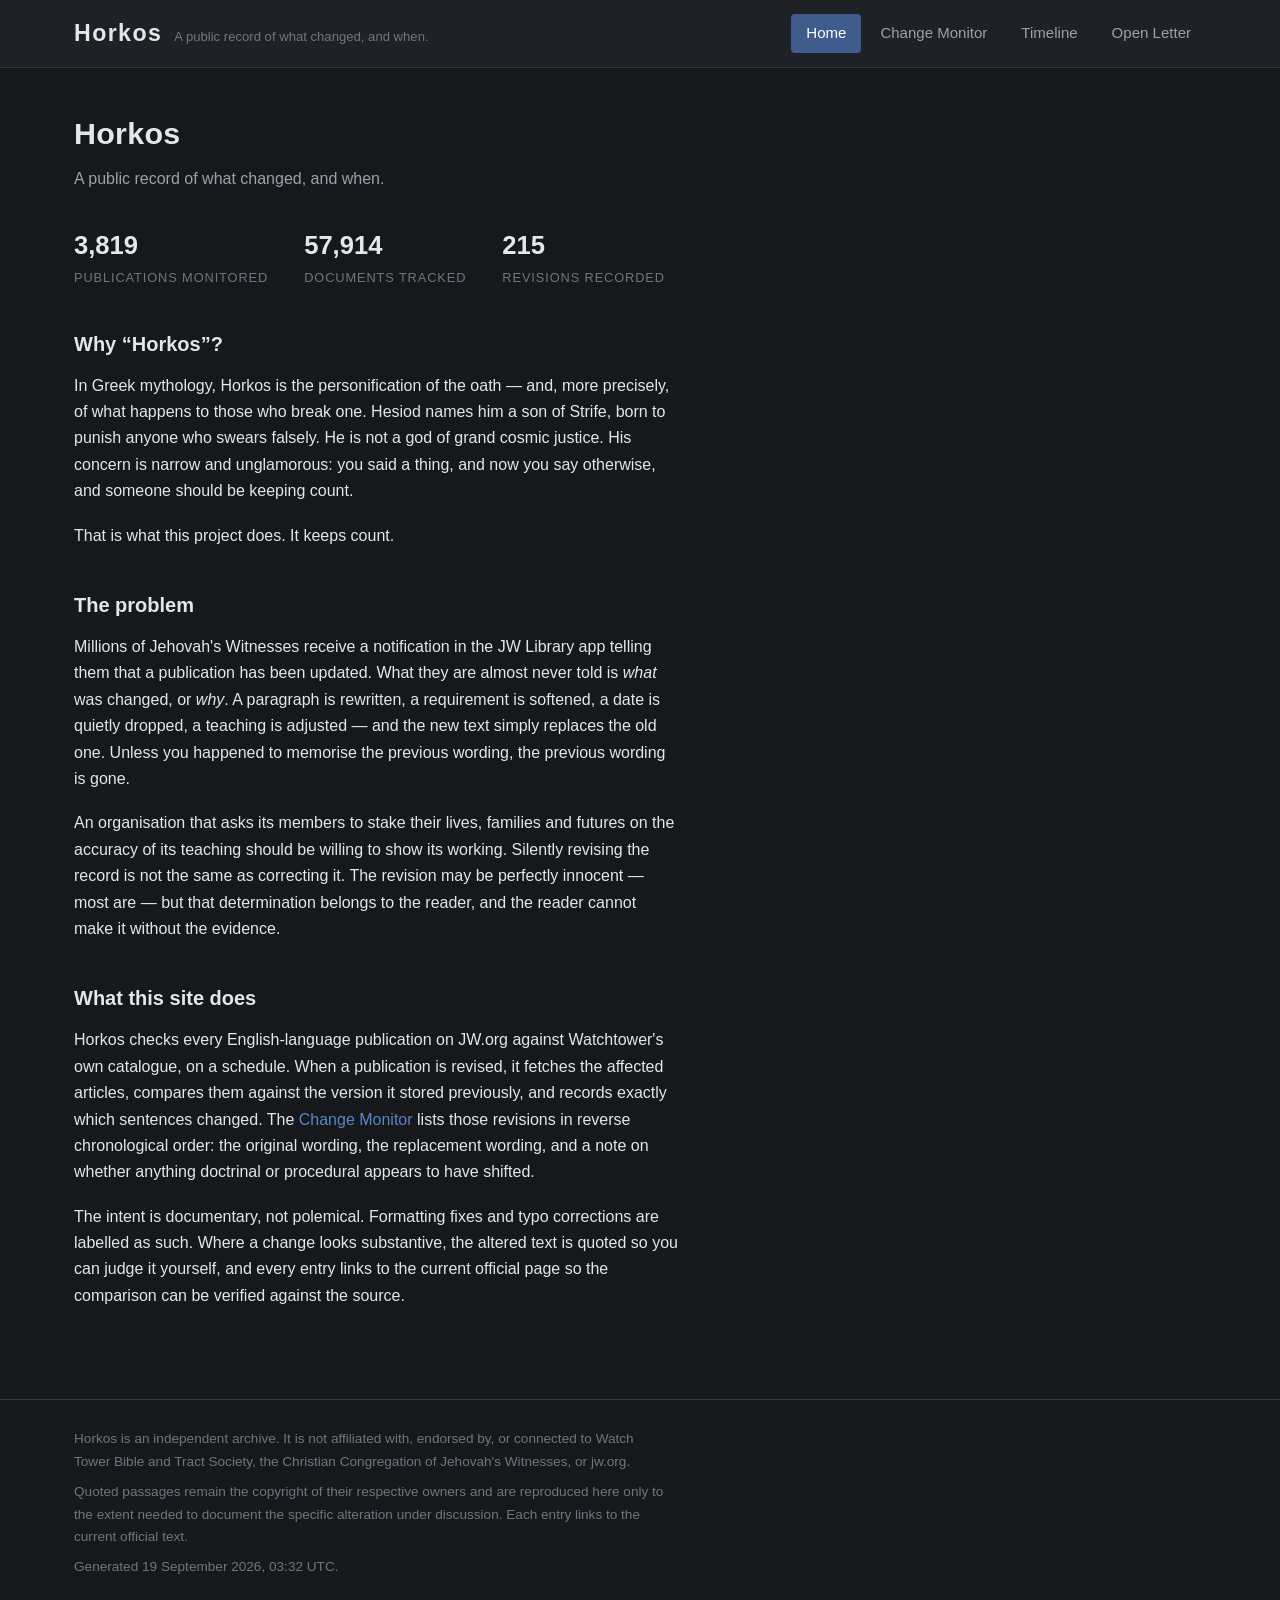
<file: index.html>
<!doctype html>
<html lang="en">
<head>
<meta charset="utf-8">
<meta name="viewport" content="width=device-width, initial-scale=1">
<meta name="robots" content="index, follow">
<title>Home — Horkos</title>
<link rel="stylesheet" href="assets/style.css">
<script>document.documentElement.classList.add('js')</script>
</head>
<body>
<header class="masthead">
  <div class="wrap">
    <div class="brand">
      <span class="name"><a href="index.html">Horkos</a></span>
      <span class="tagline">A public record of what changed, and when.</span>
    </div>
    <nav>
      <ul>
          <li><a href="index.html" class="active">Home</a></li>
          <li><a href="changes.html">Change Monitor</a></li>
          <li><a href="timeline.html">Timeline</a></li>
          <li><a href="openletter.html">Open Letter</a></li>
      </ul>
    </nav>
  </div>
</header>
<main>
  <div class="wrap">

    <h1>Horkos</h1>
    <p class="lede">A public record of what changed, and when.</p>

    <div class="stats">
      <div class="stat"><div class="num">3,819</div>
        <div class="label">Publications monitored</div></div>
      <div class="stat"><div class="num">57,914</div>
        <div class="label">Documents tracked</div></div>
      <div class="stat"><div class="num">215</div>
        <div class="label">Revisions recorded</div></div>
    </div>

    <div class="prose">
      <h2>Why &ldquo;Horkos&rdquo;?</h2>
      <p>In Greek mythology, Horkos is the personification of the oath &mdash;
         and, more precisely, of what happens to those who break one. Hesiod
         names him a son of Strife, born to punish anyone who swears falsely.
         He is not a god of grand cosmic justice. His concern is narrow and
         unglamorous: you said a thing, and now you say otherwise, and someone
         should be keeping count.</p>
      <p>That is what this project does. It keeps count.</p>

      <h2>The problem</h2>
      <p>Millions of Jehovah's Witnesses receive a notification in the JW
         Library app telling them that a publication has been updated. What
         they are almost never told is <em>what</em> was changed, or
         <em>why</em>. A paragraph is rewritten, a requirement is softened, a
         date is quietly dropped, a teaching is adjusted &mdash; and the new
         text simply replaces the old one. Unless you happened to memorise the
         previous wording, the previous wording is gone.</p>
      <p>An organisation that asks its members to stake their lives, families
         and futures on the accuracy of its teaching should be willing to show
         its working. Silently revising the record is not the same as
         correcting it. The revision may be perfectly innocent &mdash; most
         are &mdash; but that determination belongs to the reader, and the
         reader cannot make it without the evidence.</p>

      <h2>What this site does</h2>
      <p>Horkos checks every English-language publication on JW.org against
         Watchtower's own catalogue, on a schedule. When a publication is
         revised, it fetches the affected articles, compares them against the
         version it stored previously, and records exactly which sentences
         changed. The <a href="changes.html">Change Monitor</a> lists those
         revisions in reverse chronological order: the original wording, the
         replacement wording, and a note on whether anything doctrinal or
         procedural appears to have shifted.</p>
      <p>The intent is documentary, not polemical. Formatting fixes and typo
         corrections are labelled as such. Where a change looks substantive,
         the altered text is quoted so you can judge it yourself, and every
         entry links to the current official page so the comparison can be
         verified against the source.</p>
    </div>

  </div>
</main>
<footer>
  <div class="wrap">
    <p>Horkos is an independent archive. It is not affiliated with,
       endorsed by, or connected to Watch Tower Bible and Tract Society, the
       Christian Congregation of Jehovah's Witnesses, or jw.org.</p>
    <p>Quoted passages remain the copyright of their respective owners and are
       reproduced here only to the extent needed to document the specific
       alteration under discussion. Each entry links to the current official
       text.</p>
    <p>Generated 19 September 2026, 03:32 UTC.</p>
  </div>
</footer>
</body>
</html>
</file>
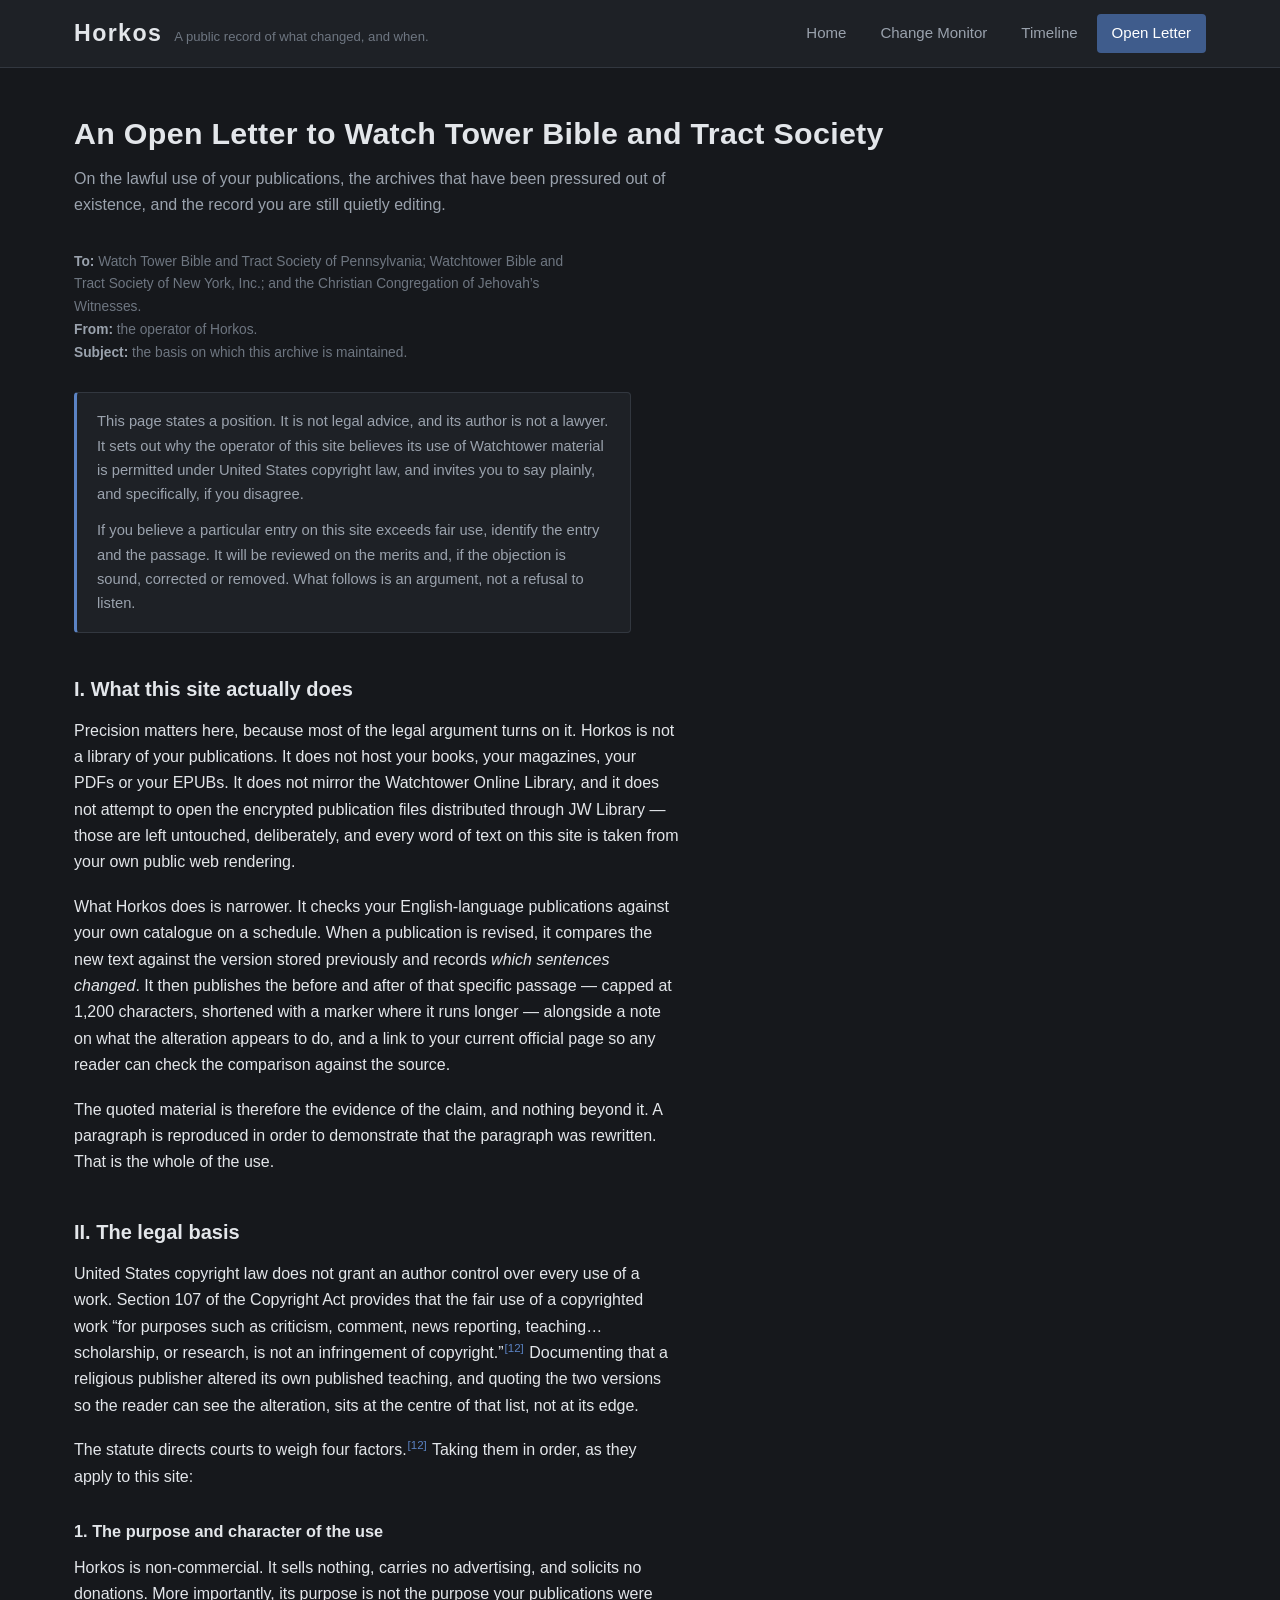
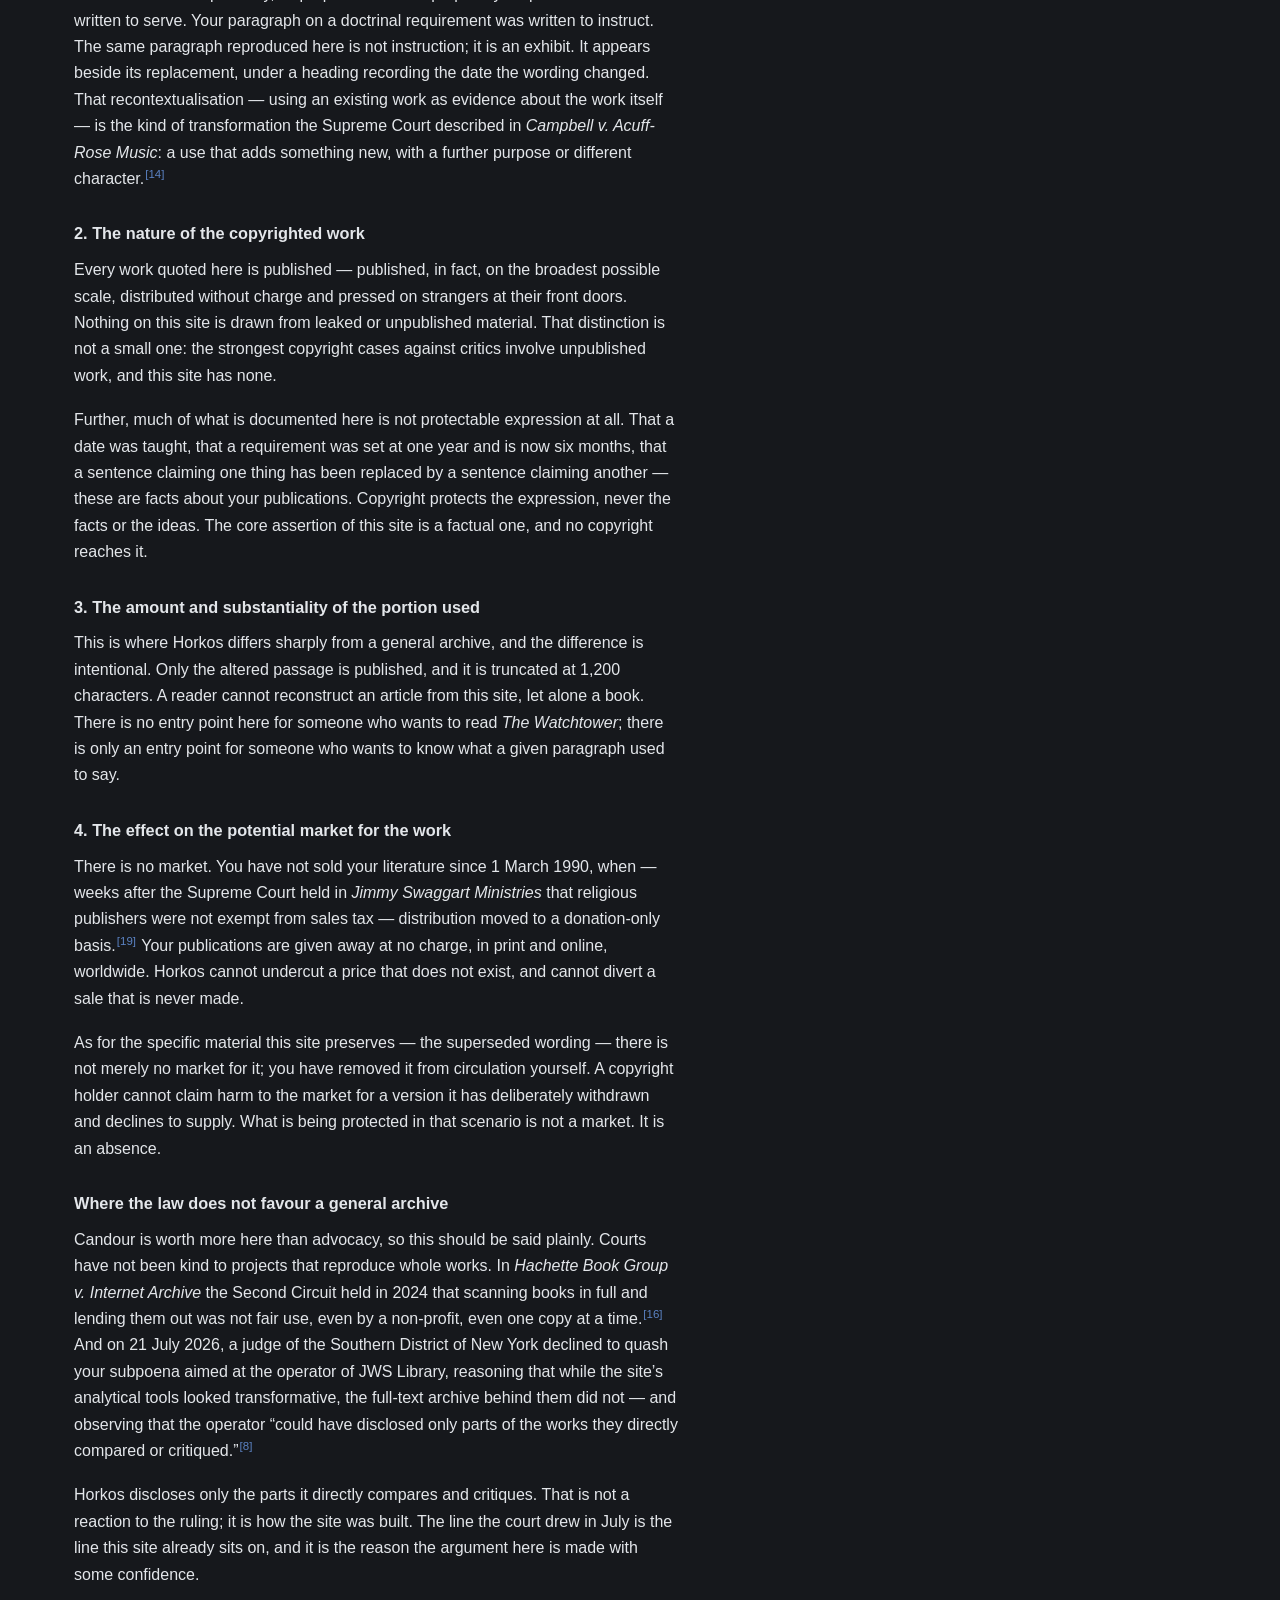
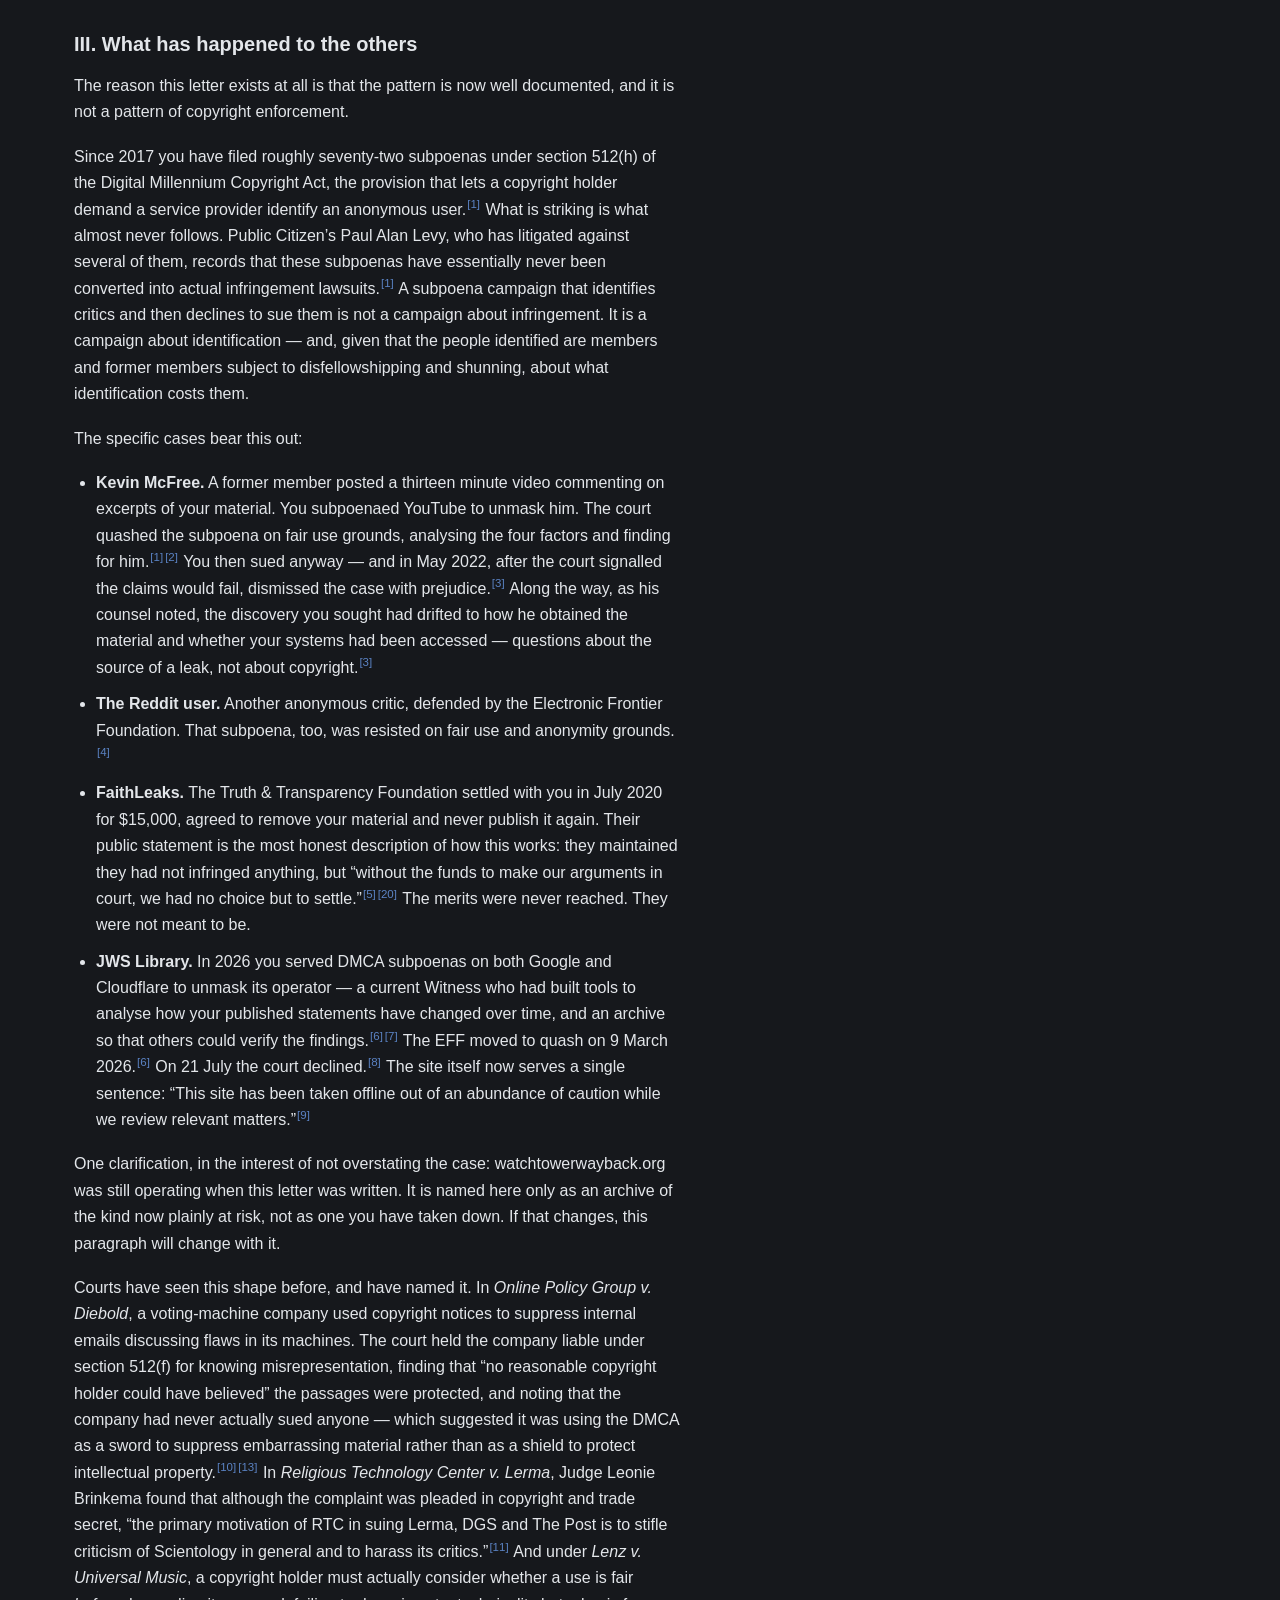
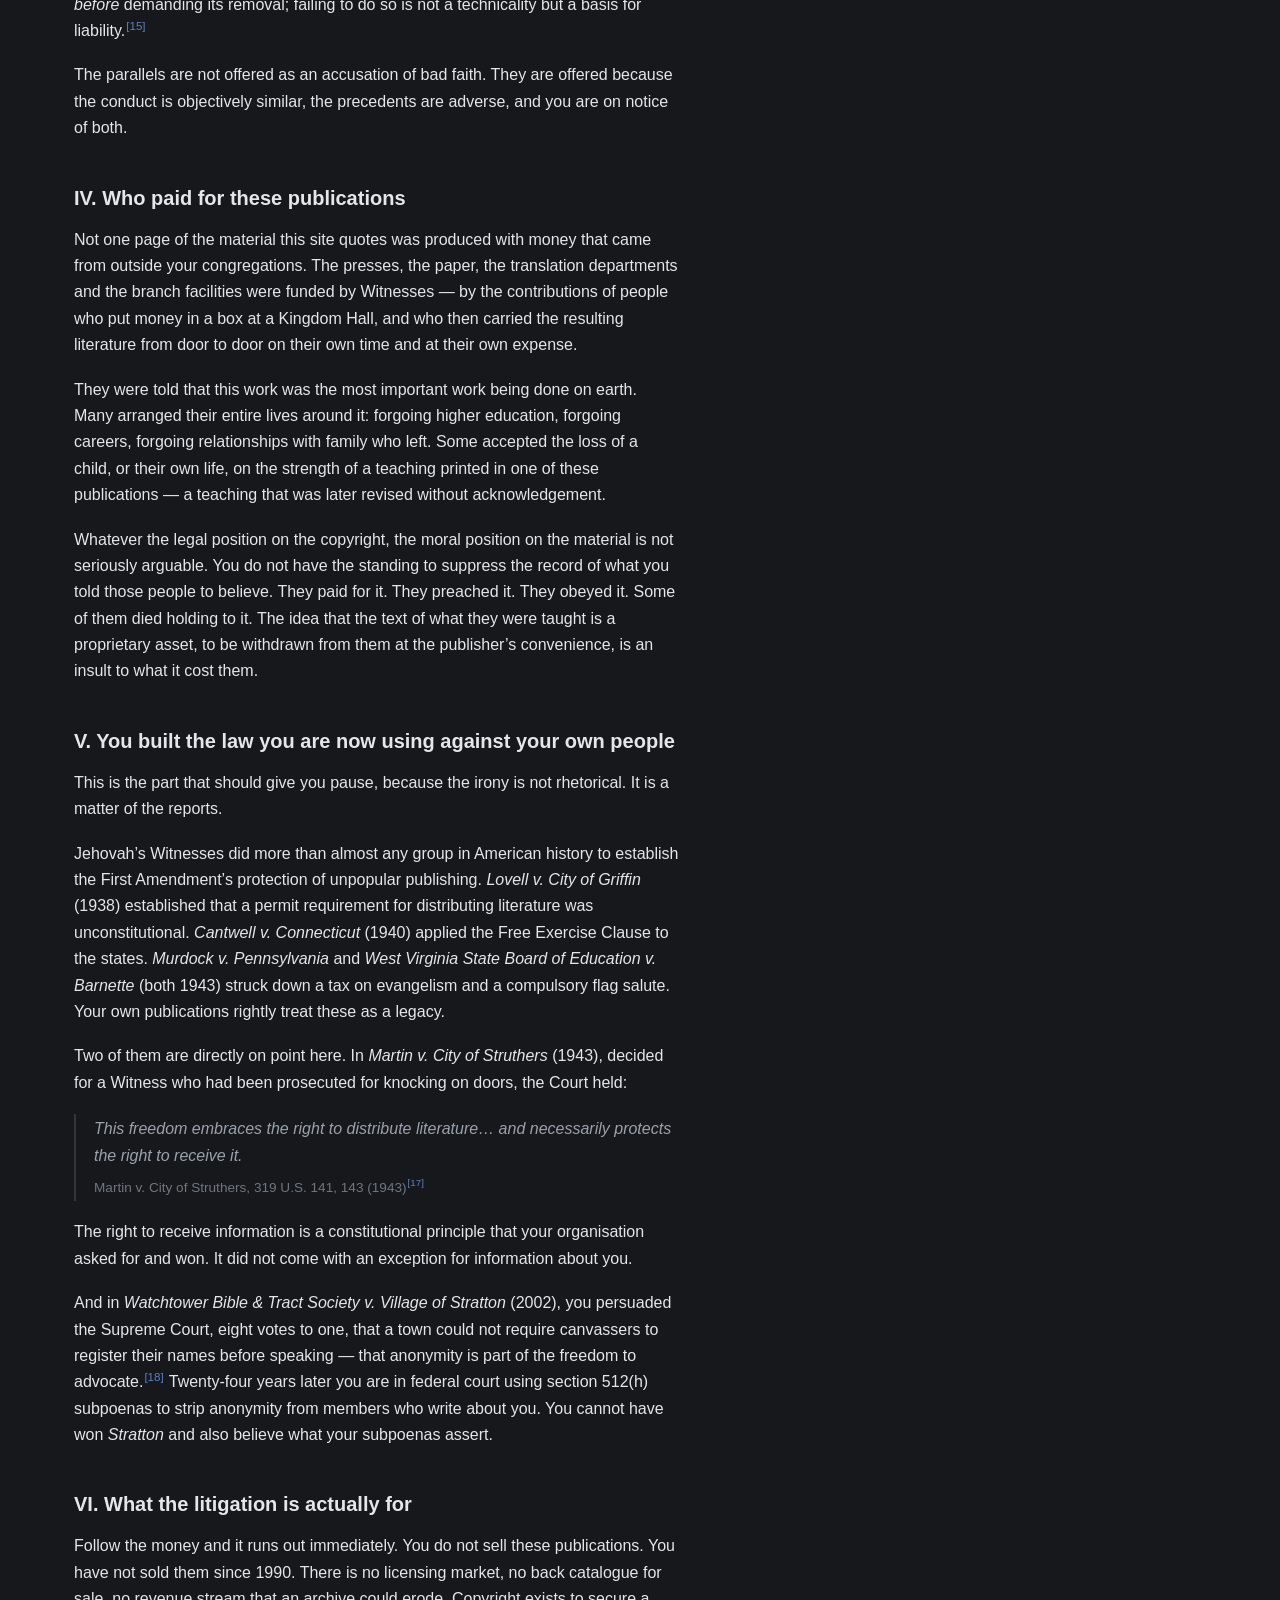
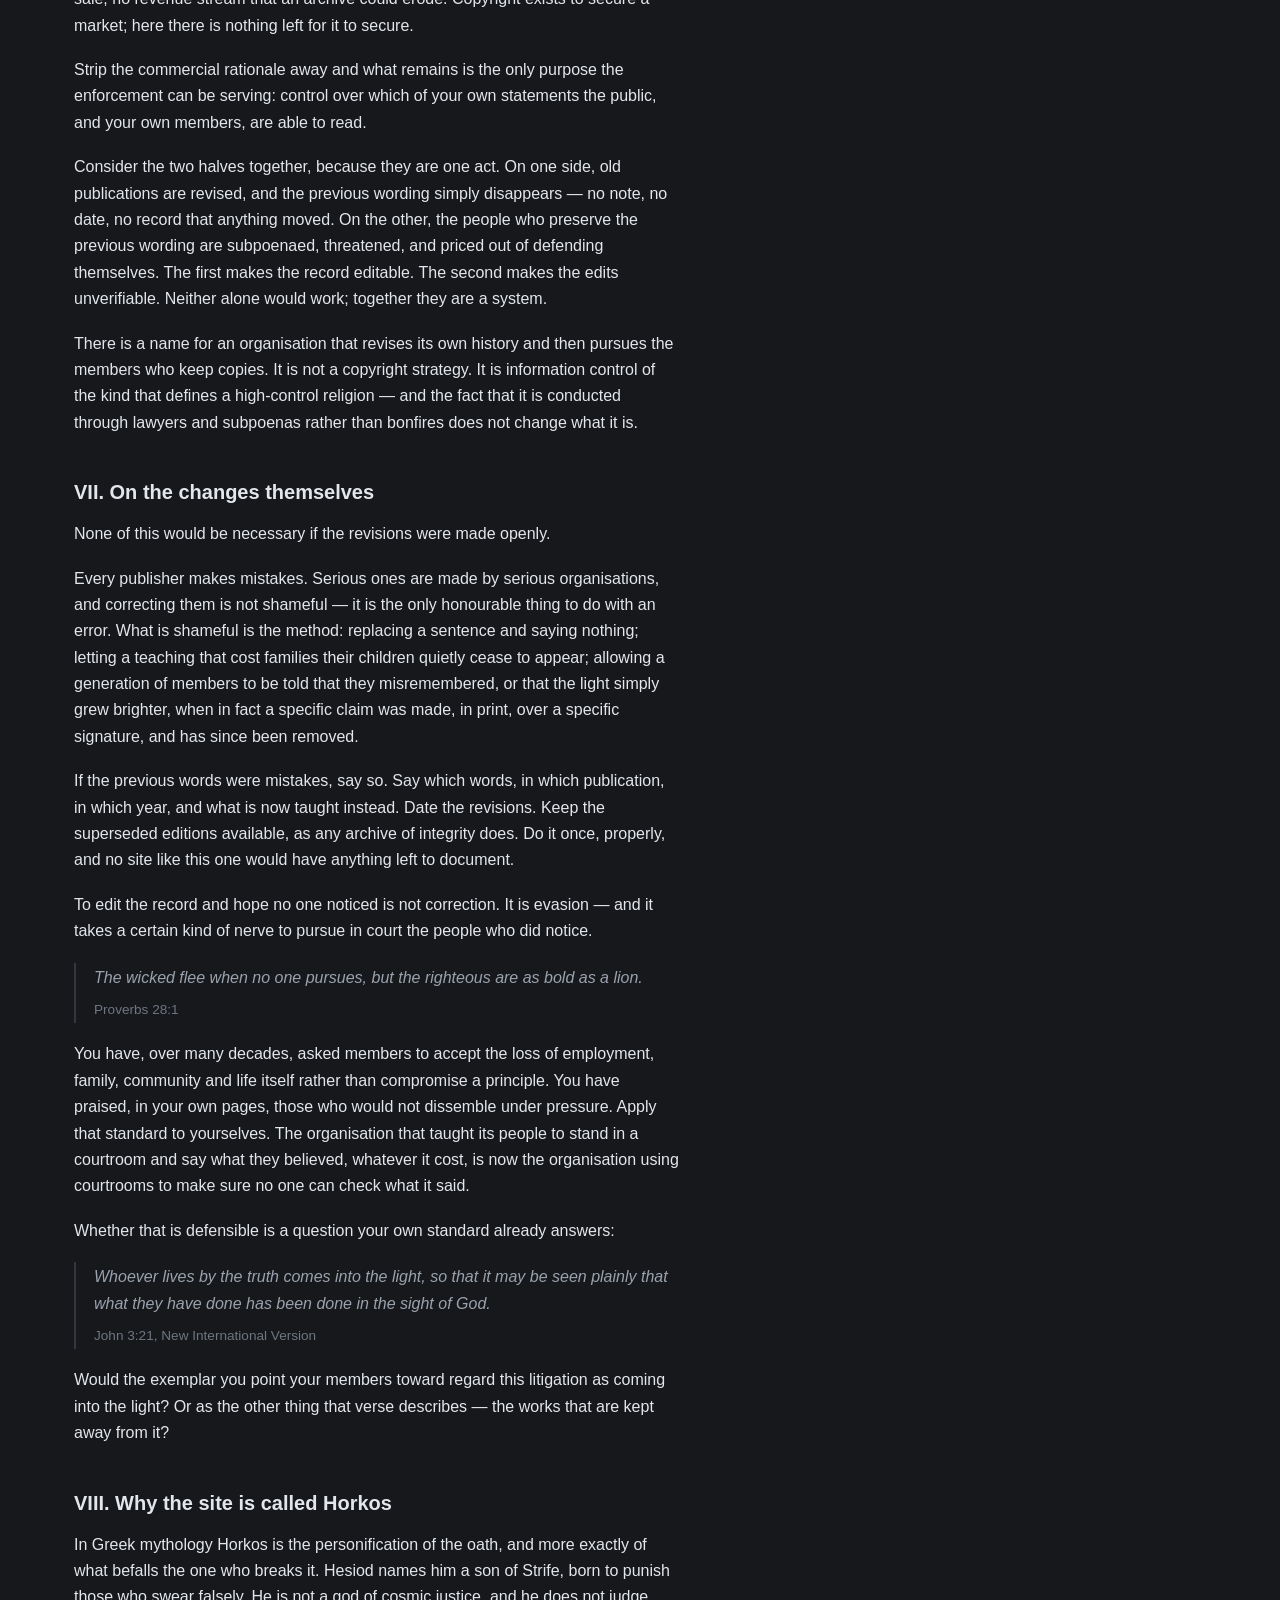
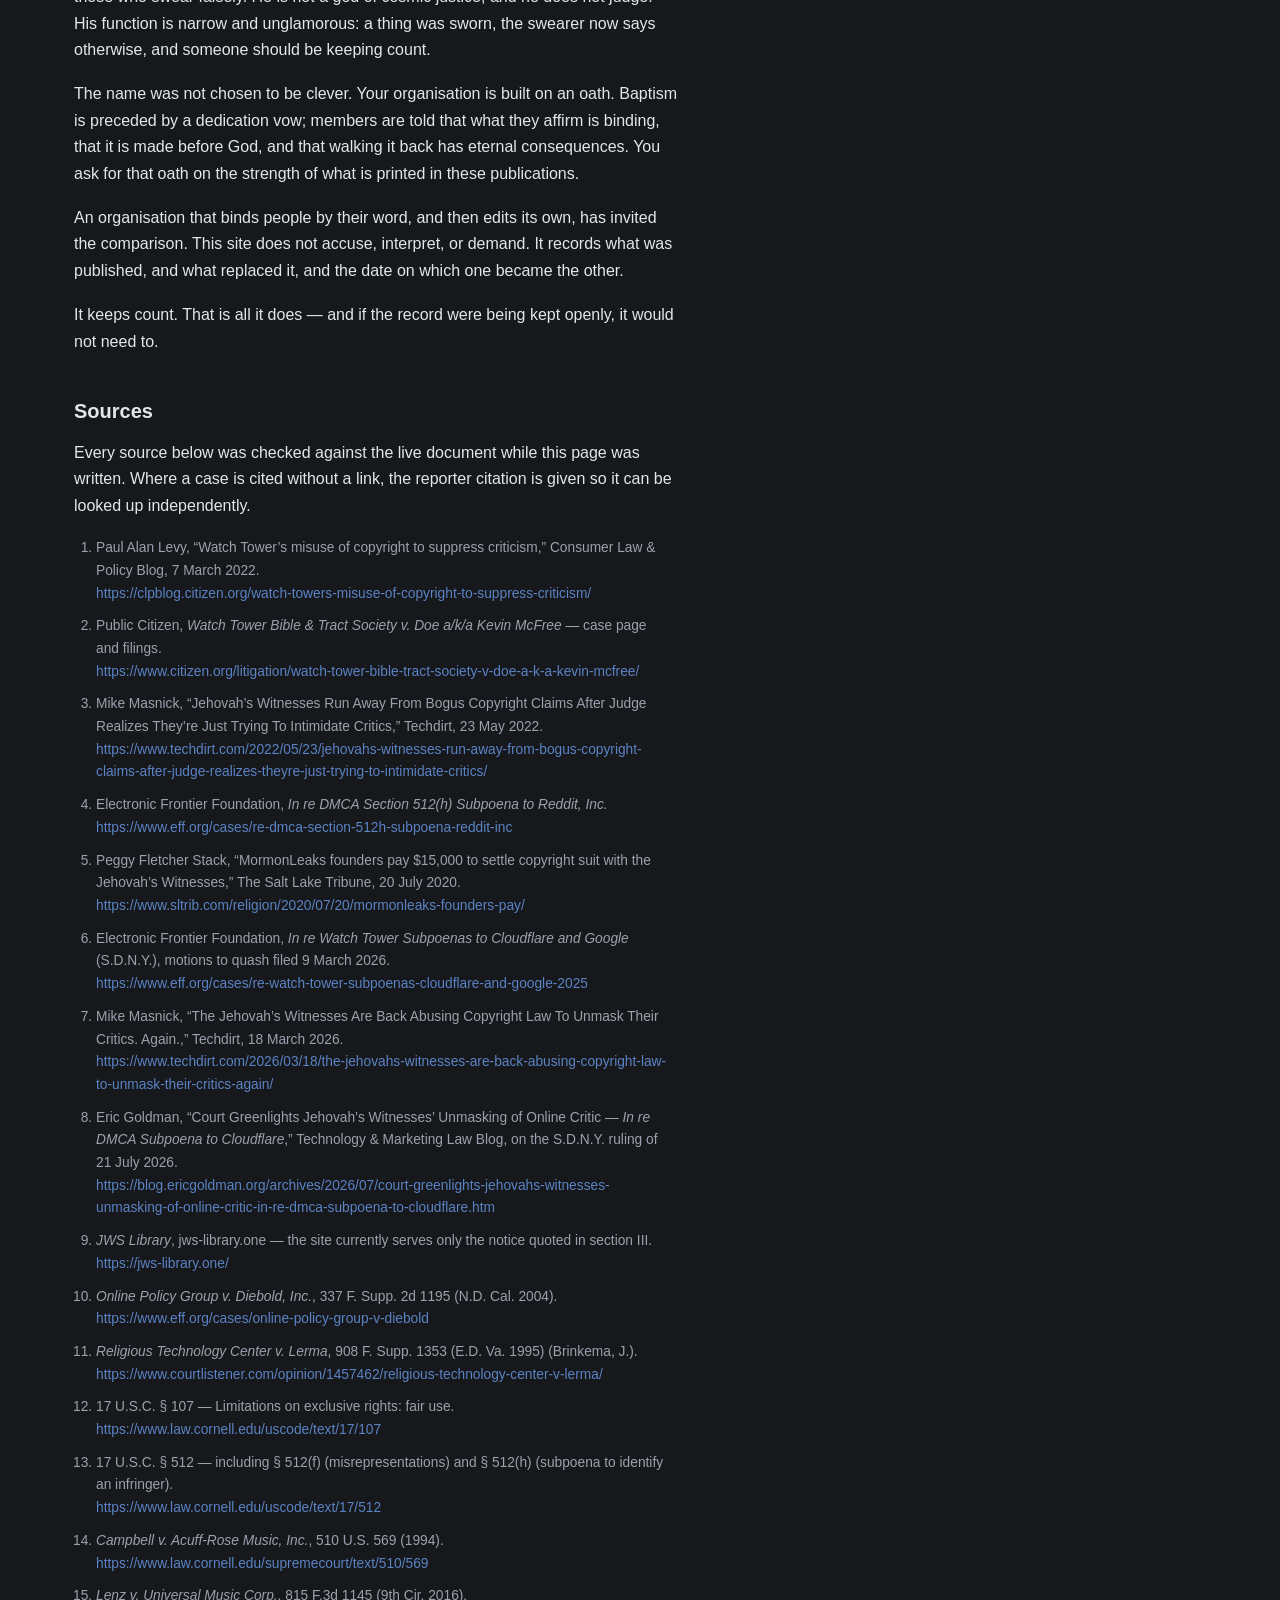
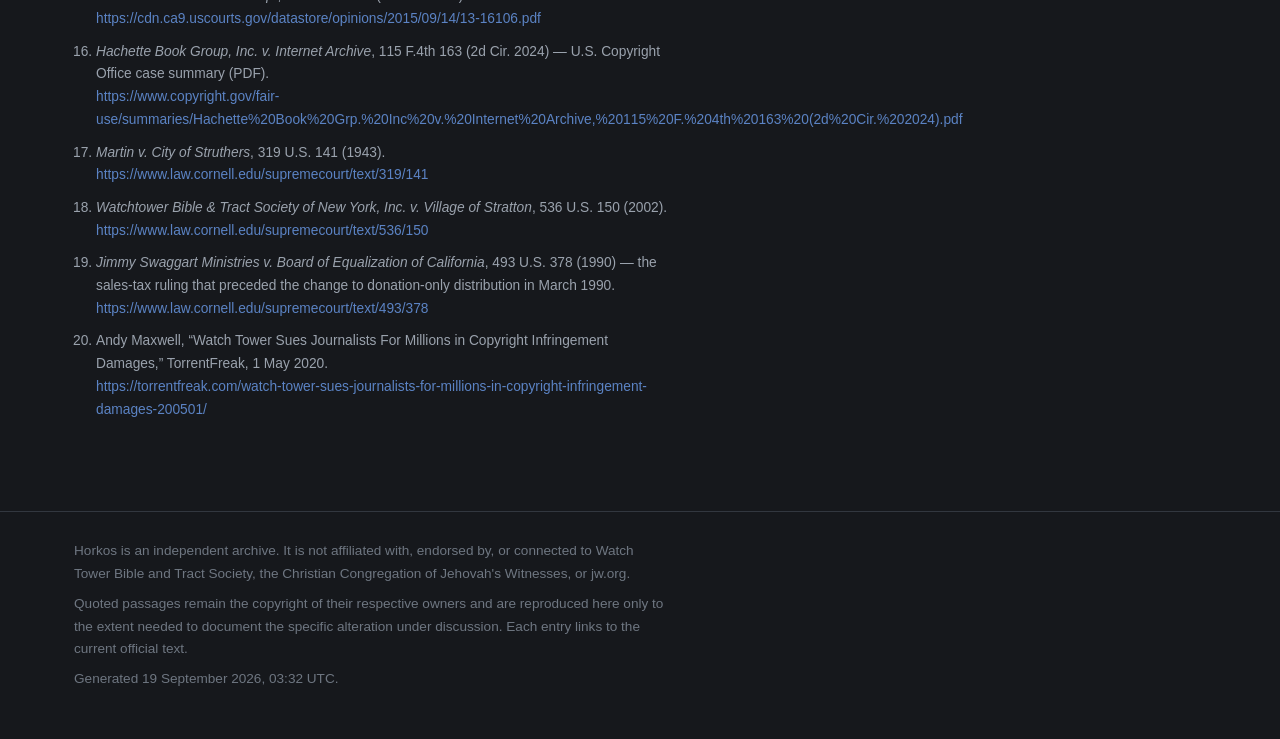
<file: openletter.html>
<!doctype html>
<html lang="en">
<head>
<meta charset="utf-8">
<meta name="viewport" content="width=device-width, initial-scale=1">
<meta name="robots" content="index, follow">
<title>Open Letter — Horkos</title>
<link rel="stylesheet" href="assets/style.css">
<script>document.documentElement.classList.add('js')</script>
</head>
<body>
<header class="masthead">
  <div class="wrap">
    <div class="brand">
      <span class="name"><a href="index.html">Horkos</a></span>
      <span class="tagline">A public record of what changed, and when.</span>
    </div>
    <nav>
      <ul>
          <li><a href="index.html">Home</a></li>
          <li><a href="changes.html">Change Monitor</a></li>
          <li><a href="timeline.html">Timeline</a></li>
          <li><a href="openletter.html" class="active">Open Letter</a></li>
      </ul>
    </nav>
  </div>
</header>
<main>
  <div class="wrap">

    <h1>An Open Letter to Watch Tower Bible and Tract Society</h1>
    <p class="lede">On the lawful use of your publications, the archives that
       have been pressured out of existence, and the record you are still
       quietly editing.</p>

    <p class="ol-meta">
      <strong>To:</strong> Watch Tower Bible and Tract Society of Pennsylvania;
      Watchtower Bible and Tract Society of New York, Inc.; and the Christian
      Congregation of Jehovah&rsquo;s Witnesses.<br>
      <strong>From:</strong> the operator of Horkos.<br>
      <strong>Subject:</strong> the basis on which this archive is maintained.
    </p>

    <div class="ol-note">
      <p>This page states a position. It is not legal advice, and its author is
         not a lawyer. It sets out why the operator of this site believes its
         use of Watchtower material is permitted under United States copyright
         law, and invites you to say plainly, and specifically, if you
         disagree.</p>
      <p>If you believe a particular entry on this site exceeds fair use,
         identify the entry and the passage. It will be reviewed on the merits
         and, if the objection is sound, corrected or removed. What follows is
         an argument, not a refusal to listen.</p>
    </div>

    <div class="prose">

      <h2>I. What this site actually does</h2>
      <p>Precision matters here, because most of the legal argument turns on
         it. Horkos is not a library of your publications. It does not host
         your books, your magazines, your PDFs or your EPUBs. It does not
         mirror the Watchtower Online Library, and it does not attempt to open
         the encrypted publication files distributed through JW Library &mdash;
         those are left untouched, deliberately, and every word of text on
         this site is taken from your own public web rendering.</p>
      <p>What Horkos does is narrower. It checks your English-language
         publications against your own catalogue on a schedule. When a
         publication is revised, it compares the new text against the version
         stored previously and records <em>which sentences changed</em>. It
         then publishes the before and after of that specific passage &mdash;
         capped at 1,200 characters, shortened with a marker
         where it runs longer &mdash; alongside a note on what the alteration
         appears to do, and a link to your current official page so any reader
         can check the comparison against the source.</p>
      <p>The quoted material is therefore the evidence of the claim, and
         nothing beyond it. A paragraph is reproduced in order to demonstrate
         that the paragraph was rewritten. That is the whole of the use.</p>

      <h2>II. The legal basis</h2>
      <p>United States copyright law does not grant an author control over
         every use of a work. Section 107 of the Copyright Act provides that
         the fair use of a copyrighted work &ldquo;for purposes such as
         criticism, comment, news reporting, teaching&hellip; scholarship, or
         research, is not an infringement of copyright.&rdquo;<a class="ol-ref" href="#ol-c12">12</a> Documenting
         that a religious publisher altered its own published teaching, and
         quoting the two versions so the reader can see the alteration, sits at
         the centre of that list, not at its edge.</p>
      <p>The statute directs courts to weigh four factors.<a class="ol-ref" href="#ol-c12">12</a> Taking them in
         order, as they apply to this site:</p>

      <h3>1. The purpose and character of the use</h3>
      <p>Horkos is non-commercial. It sells nothing, carries no advertising,
         and solicits no donations. More importantly, its purpose is not the
         purpose your publications were written to serve. Your paragraph on a
         doctrinal requirement was written to instruct. The same paragraph
         reproduced here is not instruction; it is an exhibit. It appears
         beside its replacement, under a heading recording the date the
         wording changed. That recontextualisation &mdash; using an existing
         work as evidence about the work itself &mdash; is the kind of
         transformation the Supreme Court described in <em>Campbell v.
         Acuff-Rose Music</em>: a use that adds something new, with a further
         purpose or different character.<a class="ol-ref" href="#ol-c14">14</a></p>

      <h3>2. The nature of the copyrighted work</h3>
      <p>Every work quoted here is published &mdash; published, in fact, on the
         broadest possible scale, distributed without charge and pressed on
         strangers at their front doors. Nothing on this site is drawn from
         leaked or unpublished material. That distinction is not a small one:
         the strongest copyright cases against critics involve unpublished
         work, and this site has none.</p>
      <p>Further, much of what is documented here is not protectable expression
         at all. That a date was taught, that a requirement was set at one year
         and is now six months, that a sentence claiming one thing has been
         replaced by a sentence claiming another &mdash; these are facts about
         your publications. Copyright protects the expression, never the facts
         or the ideas. The core assertion of this site is a factual one, and no
         copyright reaches it.</p>

      <h3>3. The amount and substantiality of the portion used</h3>
      <p>This is where Horkos differs sharply from a general archive, and the
         difference is intentional. Only the altered passage is published, and
         it is truncated at 1,200 characters. A reader cannot
         reconstruct an article from this site, let alone a book. There is no
         entry point here for someone who wants to read <em>The Watchtower</em>;
         there is only an entry point for someone who wants to know what a
         given paragraph used to say.</p>

      <h3>4. The effect on the potential market for the work</h3>
      <p>There is no market. You have not sold your literature since 1 March
         1990, when &mdash; weeks after the Supreme Court held in <em>Jimmy
         Swaggart Ministries</em> that religious publishers were not exempt
         from sales tax &mdash; distribution moved to a donation-only
         basis.<a class="ol-ref" href="#ol-c19">19</a> Your publications are given away at no charge, in print and
         online, worldwide. Horkos cannot undercut a price that does not
         exist, and cannot divert a sale that is never made.</p>
      <p>As for the specific material this site preserves &mdash; the
         superseded wording &mdash; there is not merely no market for it; you
         have removed it from circulation yourself. A copyright holder cannot
         claim harm to the market for a version it has deliberately
         withdrawn and declines to supply. What is being protected in that
         scenario is not a market. It is an absence.</p>

      <h3>Where the law does not favour a general archive</h3>
      <p>Candour is worth more here than advocacy, so this should be said
         plainly. Courts have not been kind to projects that reproduce whole
         works. In <em>Hachette Book Group v. Internet Archive</em> the Second
         Circuit held in 2024 that scanning books in full and lending them out
         was not fair use, even by a non-profit, even one copy at a
         time.<a class="ol-ref" href="#ol-c16">16</a> And on 21 July 2026, a judge of the Southern District of
         New York declined to quash your subpoena aimed at the operator of
         JWS Library, reasoning that while the site&rsquo;s analytical tools
         looked transformative, the full-text archive behind them did not
         &mdash; and observing that the operator &ldquo;could have disclosed
         only parts of the works they directly compared or
         critiqued.&rdquo;<a class="ol-ref" href="#ol-c8">8</a></p>
      <p>Horkos discloses only the parts it directly compares and critiques.
         That is not a reaction to the ruling; it is how the site was built.
         The line the court drew in July is the line this site already sits
         on, and it is the reason the argument here is made with some
         confidence.</p>

      <h2>III. What has happened to the others</h2>
      <p>The reason this letter exists at all is that the pattern is now well
         documented, and it is not a pattern of copyright enforcement.</p>
      <p>Since 2017 you have filed roughly seventy-two subpoenas under section
         512(h) of the Digital Millennium Copyright Act, the provision that
         lets a copyright holder demand a service provider identify an
         anonymous user.<a class="ol-ref" href="#ol-c1">1</a> What is striking is what almost never follows.
         Public Citizen&rsquo;s Paul Alan Levy, who has litigated against
         several of them, records that these subpoenas have essentially never
         been converted into actual infringement lawsuits.<a class="ol-ref" href="#ol-c1">1</a> A subpoena
         campaign that identifies critics and then declines to sue them is not
         a campaign about infringement. It is a campaign about identification
         &mdash; and, given that the people identified are members and former
         members subject to disfellowshipping and shunning, about what
         identification costs them.</p>
      <p>The specific cases bear this out:</p>
      <ul>
        <li><strong>Kevin McFree.</strong> A former member posted a thirteen
            minute video commenting on excerpts of your material. You
            subpoenaed YouTube to unmask him. The court quashed the subpoena on
            fair use grounds, analysing the four factors and finding for
            him.<a class="ol-ref" href="#ol-c1">1</a><a class="ol-ref" href="#ol-c2">2</a> You then sued anyway &mdash; and in May 2022, after
            the court signalled the claims would fail, dismissed the case with
            prejudice.<a class="ol-ref" href="#ol-c3">3</a> Along the way, as his counsel noted, the discovery
            you sought had drifted to how he obtained the material and whether
            your systems had been accessed &mdash; questions about the source
            of a leak, not about copyright.<a class="ol-ref" href="#ol-c3">3</a></li>
        <li><strong>The Reddit user.</strong> Another anonymous critic,
            defended by the Electronic Frontier Foundation. That subpoena, too,
            was resisted on fair use and anonymity grounds.<a class="ol-ref" href="#ol-c4">4</a></li>
        <li><strong>FaithLeaks.</strong> The Truth &amp; Transparency
            Foundation settled with you in July 2020 for $15,000, agreed to
            remove your material and never publish it again. Their public
            statement is the most honest description of how this works: they
            maintained they had not infringed anything, but &ldquo;without the
            funds to make our arguments in court, we had no choice but to
            settle.&rdquo;<a class="ol-ref" href="#ol-c5">5</a><a class="ol-ref" href="#ol-c20">20</a> The merits were never reached. They were
            not meant to be.</li>
        <li><strong>JWS Library.</strong> In 2026 you served DMCA subpoenas on
            both Google and Cloudflare to unmask its operator &mdash; a current
            Witness who had built tools to analyse how your published
            statements have changed over time, and an archive so that others
            could verify the findings.<a class="ol-ref" href="#ol-c6">6</a><a class="ol-ref" href="#ol-c7">7</a> The EFF moved to quash on
            9 March 2026.<a class="ol-ref" href="#ol-c6">6</a> On 21 July the court declined.<a class="ol-ref" href="#ol-c8">8</a> The site
            itself now serves a single sentence: &ldquo;This site has been
            taken offline out of an abundance of caution while we review
            relevant matters.&rdquo;<a class="ol-ref" href="#ol-c9">9</a></li>
      </ul>
      <p>One clarification, in the interest of not overstating the case:
         watchtowerwayback.org was still operating when this letter was
         written. It is named here only as an archive of the kind now plainly
         at risk, not as one you have taken down. If that changes, this
         paragraph will change with it.</p>
      <p>Courts have seen this shape before, and have named it. In
         <em>Online Policy Group v. Diebold</em>, a voting-machine company used
         copyright notices to suppress internal emails discussing flaws in its
         machines. The court held the company liable under section 512(f) for
         knowing misrepresentation, finding that &ldquo;no reasonable copyright
         holder could have believed&rdquo; the passages were protected, and
         noting that the company had never actually sued anyone &mdash; which
         suggested it was using the DMCA as a sword to suppress embarrassing
         material rather than as a shield to protect intellectual
         property.<a class="ol-ref" href="#ol-c10">10</a><a class="ol-ref" href="#ol-c13">13</a> In <em>Religious Technology Center v. Lerma</em>,
         Judge Leonie Brinkema found that although the complaint was pleaded in
         copyright and trade secret, &ldquo;the primary motivation of RTC in
         suing Lerma, DGS and The Post is to stifle criticism of Scientology in
         general and to harass its critics.&rdquo;<a class="ol-ref" href="#ol-c11">11</a> And under <em>Lenz v.
         Universal Music</em>, a copyright holder must actually consider
         whether a use is fair <em>before</em> demanding its removal; failing
         to do so is not a technicality but a basis for liability.<a class="ol-ref" href="#ol-c15">15</a></p>
      <p>The parallels are not offered as an accusation of bad faith. They are
         offered because the conduct is objectively similar, the precedents are
         adverse, and you are on notice of both.</p>

      <h2>IV. Who paid for these publications</h2>
      <p>Not one page of the material this site quotes was produced with money
         that came from outside your congregations. The presses, the paper, the
         translation departments and the branch facilities were funded by
         Witnesses &mdash; by the contributions of people who put money in a
         box at a Kingdom Hall, and who then carried the resulting literature
         from door to door on their own time and at their own expense.</p>
      <p>They were told that this work was the most important work being done
         on earth. Many arranged their entire lives around it: forgoing higher
         education, forgoing careers, forgoing relationships with family who
         left. Some accepted the loss of a child, or their own life, on the
         strength of a teaching printed in one of these publications &mdash; a
         teaching that was later revised without acknowledgement.</p>
      <p>Whatever the legal position on the copyright, the moral position on
         the material is not seriously arguable. You do not have the standing
         to suppress the record of what you told those people to believe. They
         paid for it. They preached it. They obeyed it. Some of them died
         holding to it. The idea that the text of what they were taught is a
         proprietary asset, to be withdrawn from them at the publisher&rsquo;s
         convenience, is an insult to what it cost them.</p>

      <h2>V. You built the law you are now using against your own people</h2>
      <p>This is the part that should give you pause, because the irony is not
         rhetorical. It is a matter of the reports.</p>
      <p>Jehovah&rsquo;s Witnesses did more than almost any group in American
         history to establish the First Amendment&rsquo;s protection of
         unpopular publishing. <em>Lovell v. City of Griffin</em> (1938)
         established that a permit requirement for distributing literature was
         unconstitutional. <em>Cantwell v. Connecticut</em> (1940) applied the
         Free Exercise Clause to the states. <em>Murdock v. Pennsylvania</em>
         and <em>West Virginia State Board of Education v. Barnette</em> (both
         1943) struck down a tax on evangelism and a compulsory flag salute.
         Your own publications rightly treat these as a legacy.</p>
      <p>Two of them are directly on point here. In <em>Martin v. City of
         Struthers</em> (1943), decided for a Witness who had been prosecuted
         for knocking on doors, the Court held:</p>
      <blockquote>
        This freedom embraces the right to distribute literature&hellip; and
        necessarily protects the right to receive it.
        <cite>Martin v. City of Struthers, 319 U.S. 141, 143 (1943)<a class="ol-ref" href="#ol-c17">17</a></cite>
      </blockquote>
      <p>The right to receive information is a constitutional principle that
         your organisation asked for and won. It did not come with an
         exception for information about you.</p>
      <p>And in <em>Watchtower Bible &amp; Tract Society v. Village of
         Stratton</em> (2002), you persuaded the Supreme Court, eight votes to
         one, that a town could not require canvassers to register their names
         before speaking &mdash; that anonymity is part of the freedom to
         advocate.<a class="ol-ref" href="#ol-c18">18</a> Twenty-four years later you are in federal court
         using section 512(h) subpoenas to strip anonymity from members who
         write about you. You cannot have won <em>Stratton</em> and also
         believe what your subpoenas assert.</p>

      <h2>VI. What the litigation is actually for</h2>
      <p>Follow the money and it runs out immediately. You do not sell these
         publications. You have not sold them since 1990. There is no licensing
         market, no back catalogue for sale, no revenue stream that an archive
         could erode. Copyright exists to secure a market; here there is
         nothing left for it to secure.</p>
      <p>Strip the commercial rationale away and what remains is the only
         purpose the enforcement can be serving: control over which of your own
         statements the public, and your own members, are able to read.</p>
      <p>Consider the two halves together, because they are one act. On one
         side, old publications are revised, and the previous wording simply
         disappears &mdash; no note, no date, no record that anything moved. On
         the other, the people who preserve the previous wording are
         subpoenaed, threatened, and priced out of defending themselves. The
         first makes the record editable. The second makes the edits
         unverifiable. Neither alone would work; together they are a system.</p>
      <p>There is a name for an organisation that revises its own history and
         then pursues the members who keep copies. It is not a copyright
         strategy. It is information control of the kind that defines a
         high-control religion &mdash; and the fact that it is conducted
         through lawyers and subpoenas rather than bonfires does not change
         what it is.</p>

      <h2>VII. On the changes themselves</h2>
      <p>None of this would be necessary if the revisions were made openly.</p>
      <p>Every publisher makes mistakes. Serious ones are made by serious
         organisations, and correcting them is not shameful &mdash; it is the
         only honourable thing to do with an error. What is shameful is the
         method: replacing a sentence and saying nothing; letting a teaching
         that cost families their children quietly cease to appear; allowing a
         generation of members to be told that they misremembered, or that the
         light simply grew brighter, when in fact a specific claim was made, in
         print, over a specific signature, and has since been removed.</p>
      <p>If the previous words were mistakes, say so. Say which words, in which
         publication, in which year, and what is now taught instead. Date the
         revisions. Keep the superseded editions available, as any archive of
         integrity does. Do it once, properly, and no site like this one would
         have anything left to document.</p>
      <p>To edit the record and hope no one noticed is not correction. It is
         evasion &mdash; and it takes a certain kind of nerve to pursue in
         court the people who did notice.</p>
      <blockquote class="ol-scripture">
        The wicked flee when no one pursues, but the righteous are as bold as a
        lion.
        <cite>Proverbs 28:1</cite>
      </blockquote>
      <p>You have, over many decades, asked members to accept the loss of
         employment, family, community and life itself rather than compromise a
         principle. You have praised, in your own pages, those who would not
         dissemble under pressure. Apply that standard to yourselves. The
         organisation that taught its people to stand in a courtroom and say
         what they believed, whatever it cost, is now the organisation using
         courtrooms to make sure no one can check what it said.</p>
      <p>Whether that is defensible is a question your own standard already
         answers:</p>
      <blockquote class="ol-scripture">
        Whoever lives by the truth comes into the light, so that it may be seen
        plainly that what they have done has been done in the sight of God.
        <cite>John 3:21, New International Version</cite>
      </blockquote>
      <p>Would the exemplar you point your members toward regard this
         litigation as coming into the light? Or as the other thing that verse
         describes &mdash; the works that are kept away from it?</p>

      <h2>VIII. Why the site is called Horkos</h2>
      <p>In Greek mythology Horkos is the personification of the oath, and more
         exactly of what befalls the one who breaks it. Hesiod names him a son
         of Strife, born to punish those who swear falsely. He is not a god of
         cosmic justice, and he does not judge. His function is narrow and
         unglamorous: a thing was sworn, the swearer now says otherwise, and
         someone should be keeping count.</p>
      <p>The name was not chosen to be clever. Your organisation is built on an
         oath. Baptism is preceded by a dedication vow; members are told that
         what they affirm is binding, that it is made before God, and that
         walking it back has eternal consequences. You ask for that oath on the
         strength of what is printed in these publications.</p>
      <p>An organisation that binds people by their word, and then edits its
         own, has invited the comparison. This site does not accuse, interpret,
         or demand. It records what was published, and what replaced it, and
         the date on which one became the other.</p>
      <p>It keeps count. That is all it does &mdash; and if the record were
         being kept openly, it would not need to.</p>

      <h2>Sources</h2>
      <p>Every source below was checked against the live document while this
         page was written. Where a case is cited without a link, the reporter
         citation is given so it can be looked up independently.</p>
      <ol class="ol-cites">
      <li id="ol-c1">Paul Alan Levy, &ldquo;Watch Tower&rsquo;s misuse of copyright to suppress criticism,&rdquo; Consumer Law &amp; Policy Blog, 7 March 2022.<br><a href="https://clpblog.citizen.org/watch-towers-misuse-of-copyright-to-suppress-criticism/" target="_blank" rel="noopener nofollow">https://clpblog.citizen.org/watch-towers-misuse-of-copyright-to-suppress-criticism/</a></li>
      <li id="ol-c2">Public Citizen, <em>Watch Tower Bible &amp; Tract Society v. Doe a/k/a Kevin McFree</em> &mdash; case page and filings.<br><a href="https://www.citizen.org/litigation/watch-tower-bible-tract-society-v-doe-a-k-a-kevin-mcfree/" target="_blank" rel="noopener nofollow">https://www.citizen.org/litigation/watch-tower-bible-tract-society-v-doe-a-k-a-kevin-mcfree/</a></li>
      <li id="ol-c3">Mike Masnick, &ldquo;Jehovah&rsquo;s Witnesses Run Away From Bogus Copyright Claims After Judge Realizes They&rsquo;re Just Trying To Intimidate Critics,&rdquo; Techdirt, 23 May 2022.<br><a href="https://www.techdirt.com/2022/05/23/jehovahs-witnesses-run-away-from-bogus-copyright-claims-after-judge-realizes-theyre-just-trying-to-intimidate-critics/" target="_blank" rel="noopener nofollow">https://www.techdirt.com/2022/05/23/jehovahs-witnesses-run-away-from-bogus-copyright-claims-after-judge-realizes-theyre-just-trying-to-intimidate-critics/</a></li>
      <li id="ol-c4">Electronic Frontier Foundation, <em>In re DMCA Section 512(h) Subpoena to Reddit, Inc.</em><br><a href="https://www.eff.org/cases/re-dmca-section-512h-subpoena-reddit-inc" target="_blank" rel="noopener nofollow">https://www.eff.org/cases/re-dmca-section-512h-subpoena-reddit-inc</a></li>
      <li id="ol-c5">Peggy Fletcher Stack, &ldquo;MormonLeaks founders pay $15,000 to settle copyright suit with the Jehovah&rsquo;s Witnesses,&rdquo; The Salt Lake Tribune, 20 July 2020.<br><a href="https://www.sltrib.com/religion/2020/07/20/mormonleaks-founders-pay/" target="_blank" rel="noopener nofollow">https://www.sltrib.com/religion/2020/07/20/mormonleaks-founders-pay/</a></li>
      <li id="ol-c6">Electronic Frontier Foundation, <em>In re Watch Tower Subpoenas to Cloudflare and Google</em> (S.D.N.Y.), motions to quash filed 9 March 2026.<br><a href="https://www.eff.org/cases/re-watch-tower-subpoenas-cloudflare-and-google-2025" target="_blank" rel="noopener nofollow">https://www.eff.org/cases/re-watch-tower-subpoenas-cloudflare-and-google-2025</a></li>
      <li id="ol-c7">Mike Masnick, &ldquo;The Jehovah&rsquo;s Witnesses Are Back Abusing Copyright Law To Unmask Their Critics. Again.,&rdquo; Techdirt, 18 March 2026.<br><a href="https://www.techdirt.com/2026/03/18/the-jehovahs-witnesses-are-back-abusing-copyright-law-to-unmask-their-critics-again/" target="_blank" rel="noopener nofollow">https://www.techdirt.com/2026/03/18/the-jehovahs-witnesses-are-back-abusing-copyright-law-to-unmask-their-critics-again/</a></li>
      <li id="ol-c8">Eric Goldman, &ldquo;Court Greenlights Jehovah&rsquo;s Witnesses&rsquo; Unmasking of Online Critic &mdash; <em>In re DMCA Subpoena to Cloudflare</em>,&rdquo; Technology &amp; Marketing Law Blog, on the S.D.N.Y. ruling of 21 July 2026.<br><a href="https://blog.ericgoldman.org/archives/2026/07/court-greenlights-jehovahs-witnesses-unmasking-of-online-critic-in-re-dmca-subpoena-to-cloudflare.htm" target="_blank" rel="noopener nofollow">https://blog.ericgoldman.org/archives/2026/07/court-greenlights-jehovahs-witnesses-unmasking-of-online-critic-in-re-dmca-subpoena-to-cloudflare.htm</a></li>
      <li id="ol-c9"><em>JWS Library</em>, jws-library.one &mdash; the site currently serves only the notice quoted in section III.<br><a href="https://jws-library.one/" target="_blank" rel="noopener nofollow">https://jws-library.one/</a></li>
      <li id="ol-c10"><em>Online Policy Group v. Diebold, Inc.</em>, 337 F. Supp. 2d 1195 (N.D. Cal. 2004).<br><a href="https://www.eff.org/cases/online-policy-group-v-diebold" target="_blank" rel="noopener nofollow">https://www.eff.org/cases/online-policy-group-v-diebold</a></li>
      <li id="ol-c11"><em>Religious Technology Center v. Lerma</em>, 908 F. Supp. 1353 (E.D. Va. 1995) (Brinkema, J.).<br><a href="https://www.courtlistener.com/opinion/1457462/religious-technology-center-v-lerma/" target="_blank" rel="noopener nofollow">https://www.courtlistener.com/opinion/1457462/religious-technology-center-v-lerma/</a></li>
      <li id="ol-c12">17 U.S.C. &sect; 107 &mdash; Limitations on exclusive rights: fair use.<br><a href="https://www.law.cornell.edu/uscode/text/17/107" target="_blank" rel="noopener nofollow">https://www.law.cornell.edu/uscode/text/17/107</a></li>
      <li id="ol-c13">17 U.S.C. &sect; 512 &mdash; including &sect; 512(f) (misrepresentations) and &sect; 512(h) (subpoena to identify an infringer).<br><a href="https://www.law.cornell.edu/uscode/text/17/512" target="_blank" rel="noopener nofollow">https://www.law.cornell.edu/uscode/text/17/512</a></li>
      <li id="ol-c14"><em>Campbell v. Acuff-Rose Music, Inc.</em>, 510 U.S. 569 (1994).<br><a href="https://www.law.cornell.edu/supremecourt/text/510/569" target="_blank" rel="noopener nofollow">https://www.law.cornell.edu/supremecourt/text/510/569</a></li>
      <li id="ol-c15"><em>Lenz v. Universal Music Corp.</em>, 815 F.3d 1145 (9th Cir. 2016).<br><a href="https://cdn.ca9.uscourts.gov/datastore/opinions/2015/09/14/13-16106.pdf" target="_blank" rel="noopener nofollow">https://cdn.ca9.uscourts.gov/datastore/opinions/2015/09/14/13-16106.pdf</a></li>
      <li id="ol-c16"><em>Hachette Book Group, Inc. v. Internet Archive</em>, 115 F.4th 163 (2d Cir. 2024) &mdash; U.S. Copyright Office case summary (PDF).<br><a href="https://www.copyright.gov/fair-use/summaries/Hachette%20Book%20Grp.%20Inc%20v.%20Internet%20Archive,%20115%20F.%204th%20163%20(2d%20Cir.%202024).pdf" target="_blank" rel="noopener nofollow">https://www.copyright.gov/fair-use/summaries/Hachette%20Book%20Grp.%20Inc%20v.%20Internet%20Archive,%20115%20F.%204th%20163%20(2d%20Cir.%202024).pdf</a></li>
      <li id="ol-c17"><em>Martin v. City of Struthers</em>, 319 U.S. 141 (1943).<br><a href="https://www.law.cornell.edu/supremecourt/text/319/141" target="_blank" rel="noopener nofollow">https://www.law.cornell.edu/supremecourt/text/319/141</a></li>
      <li id="ol-c18"><em>Watchtower Bible &amp; Tract Society of New York, Inc. v. Village of Stratton</em>, 536 U.S. 150 (2002).<br><a href="https://www.law.cornell.edu/supremecourt/text/536/150" target="_blank" rel="noopener nofollow">https://www.law.cornell.edu/supremecourt/text/536/150</a></li>
      <li id="ol-c19"><em>Jimmy Swaggart Ministries v. Board of Equalization of California</em>, 493 U.S. 378 (1990) &mdash; the sales-tax ruling that preceded the change to donation-only distribution in March 1990.<br><a href="https://www.law.cornell.edu/supremecourt/text/493/378" target="_blank" rel="noopener nofollow">https://www.law.cornell.edu/supremecourt/text/493/378</a></li>
      <li id="ol-c20">Andy Maxwell, &ldquo;Watch Tower Sues Journalists For Millions in Copyright Infringement Damages,&rdquo; TorrentFreak, 1 May 2020.<br><a href="https://torrentfreak.com/watch-tower-sues-journalists-for-millions-in-copyright-infringement-damages-200501/" target="_blank" rel="noopener nofollow">https://torrentfreak.com/watch-tower-sues-journalists-for-millions-in-copyright-infringement-damages-200501/</a></li>
      </ol>
    </div>

  </div>
</main>
<footer>
  <div class="wrap">
    <p>Horkos is an independent archive. It is not affiliated with,
       endorsed by, or connected to Watch Tower Bible and Tract Society, the
       Christian Congregation of Jehovah's Witnesses, or jw.org.</p>
    <p>Quoted passages remain the copyright of their respective owners and are
       reproduced here only to the extent needed to document the specific
       alteration under discussion. Each entry links to the current official
       text.</p>
    <p>Generated 19 September 2026, 03:32 UTC.</p>
  </div>
</footer>
</body>
</html>
</file>
<file: assets/style.css>
/* Horkos - dark theme. Palette takes its cues from jw.org's dark mode
   (slate blue on near-black) without reusing any Watchtower mark, wordmark
   or logo: this site documents that organisation, it must never be
   mistakable for it. */
:root {
    --bg:            #16181c;
    --bg-raised:     #1e2126;
    --bg-inset:      #24282e;
    --border:        #32373f;
    --border-strong: #414852;
    --text:          #e3e6ea;
    --text-muted:    #9aa2ad;
    --text-faint:    #6e7681;
    --accent:        #5b83c4;
    --accent-dim:    #3f5c8c;
    --removed:       #d98a8a;
    --removed-bg:    #2a1e1e;
    --added:         #86bd94;
    --added-bg:      #1b2620;
    --flag:          #d4a45c;

    /* Significance ramp: HOT for changes that alter what readers are taught,
       COOL for changes that don't. The hue carries the ordering on its own,
       so the scale reads at a glance without needing to consult the labels -
       but the labels stay, because colour alone would exclude anyone who
       can't distinguish these hues, and this scale is the whole point of the
       page. Each level has a dim companion for the pressed/filled state. */
    --sig-significant:      #e0614c;
    --sig-significant-dim:  #3b201b;
    --sig-notable:          #d4a45c;
    --sig-notable-dim:      #35291a;
    --sig-minor:            #5aa9a0;
    --sig-minor-dim:        #1b302e;
    --sig-none:             #5b83c4;
    --sig-none-dim:         #1e2839;
    --sig-unclassified:     #6e7681;
    --sig-unclassified-dim: #262a30;

    --max-width:     1180px;
}

* { box-sizing: border-box; }

html { -webkit-text-size-adjust: 100%; }

body {
    margin: 0;
    background: var(--bg);
    color: var(--text);
    font-family: "Segoe UI", -apple-system, BlinkMacSystemFont, Roboto,
                 "Helvetica Neue", Arial, sans-serif;
    font-size: 16px;
    line-height: 1.65;
}

a { color: var(--accent); text-decoration: none; }
a:hover { text-decoration: underline; }

.wrap { max-width: var(--max-width); margin: 0 auto; padding: 0 24px; }

/* --- masthead + nav --- */
.masthead {
    border-bottom: 1px solid var(--border);
    background: var(--bg-raised);
    position: sticky;
    top: 0;
    z-index: 10;
}
.masthead .wrap {
    display: flex;
    align-items: center;
    justify-content: space-between;
    gap: 24px;
    flex-wrap: wrap;
    padding-top: 14px;
    padding-bottom: 14px;
}
.brand { display: flex; align-items: baseline; gap: 12px; }
.brand .name {
    font-size: 1.45rem;
    font-weight: 600;
    letter-spacing: 0.06em;
    color: var(--text);
}
.brand .name a { color: inherit; }
.brand .name a:hover { text-decoration: none; color: var(--accent); }
.brand .tagline {
    font-size: 0.82rem;
    color: var(--text-faint);
}
nav ul {
    display: flex;
    gap: 4px;
    list-style: none;
    margin: 0;
    padding: 0;
    flex-wrap: wrap;
}
nav a {
    display: block;
    padding: 7px 15px;
    border-radius: 4px;
    color: var(--text-muted);
    font-size: 0.94rem;
}
nav a:hover { background: var(--bg-inset); color: var(--text); text-decoration: none; }
nav a.active { background: var(--accent-dim); color: #fff; }

/* --- page furniture --- */
main { padding: 40px 0 72px; }
h1 { font-size: 1.9rem; font-weight: 600; margin: 0 0 8px; letter-spacing: 0.01em; }
h2 { font-size: 1.25rem; font-weight: 600; margin: 40px 0 12px; }
.lede { color: var(--text-muted); margin: 0 0 32px; max-width: 68ch; }
.prose { max-width: 68ch; }
.prose p { margin: 0 0 18px; }

.panel {
    background: var(--bg-raised);
    border: 1px solid var(--border);
    border-radius: 6px;
    padding: 22px 26px;
    margin: 0 0 28px;
}

.stats { display: flex; gap: 36px; flex-wrap: wrap; margin: 0 0 32px; }
.stat .num { font-size: 1.6rem; font-weight: 600; color: var(--text); }
.stat .label { font-size: 0.8rem; color: var(--text-faint); text-transform: uppercase;
               letter-spacing: 0.07em; }

/* --- change entries --- */
.change {
    background: var(--bg-raised);
    border: 1px solid var(--border);
    border-radius: 6px;
    margin: 0 0 22px;
    overflow: hidden;
}
.change-head {
    display: flex;
    justify-content: space-between;
    align-items: flex-start;
    gap: 20px;
    flex-wrap: wrap;
    padding: 18px 24px;
    border-bottom: 1px solid var(--border);
    background: var(--bg-inset);
}
.change-title { font-size: 1.08rem; font-weight: 600; margin: 0 0 4px; }
.change-pub { color: var(--text-muted); font-size: 0.9rem; }
.change-pub .sym { color: var(--text-faint); }
.change-meta { text-align: right; font-size: 0.84rem; color: var(--text-faint);
               white-space: nowrap; }
.change-meta .date { color: var(--text-muted); display: block; }

/* Both ends of the change are shown - the edition the wording dates from,
   and the point by which it had been altered. Showing only the latter (as
   this first did) left a reader unable to tell how long the original text
   had stood, which is often the most telling part of a revision. */
.change-meta .date-pair {
    display: inline-flex;
    align-items: baseline;
    justify-content: flex-end;
    gap: 8px;
    flex-wrap: wrap;
    color: var(--text-muted);
}
.change-meta .date-item { white-space: nowrap; }
.change-meta .date-label {
    display: block;
    font-size: 0.72rem;
    letter-spacing: 0.05em;
    text-transform: uppercase;
    color: var(--text-faint);
}
.change-meta .date-arrow { color: var(--text-faint); }

.badges { display: flex; gap: 8px; flex-wrap: wrap; margin-top: 8px; }
.badge {
    display: inline-block;
    padding: 2px 9px;
    border-radius: 3px;
    font-size: 0.74rem;
    letter-spacing: 0.05em;
    text-transform: uppercase;
    border: 1px solid var(--border-strong);
    color: var(--text-muted);
}
.badge.sig-significant  { border-color: var(--sig-significant);  color: var(--sig-significant); }
.badge.sig-notable      { border-color: var(--sig-notable);      color: var(--sig-notable); }
.badge.sig-minor        { border-color: var(--sig-minor);        color: var(--sig-minor); }
.badge.sig-none         { border-color: var(--sig-none);         color: var(--sig-none); }
.badge.sig-unclassified { border-color: var(--sig-unclassified); color: var(--sig-unclassified); }
/* Provenance reads as a quiet qualifier, never as a severity level - it must
   not compete with the significance badge next to it. */
.badge-source {
    border-style: dashed;
    text-transform: none;
    letter-spacing: 0.02em;
}

.change-body { padding: 6px 24px 20px; }

.passage { border-top: 1px solid var(--border); padding: 18px 0 4px; }
.passage:first-child { border-top: none; }
.passage-label {
    font-size: 0.74rem;
    text-transform: uppercase;
    letter-spacing: 0.08em;
    color: var(--text-faint);
    margin-bottom: 10px;
}
.passage ul { list-style: none; margin: 0 0 14px; padding: 0; }
.passage li {
    position: relative;
    padding: 9px 14px 9px 34px;
    margin: 0 0 6px;
    border-radius: 4px;
    border-left: 3px solid transparent;
}
.passage li::before {
    position: absolute;
    left: 12px;
    top: 9px;
    font-weight: 700;
}
.side-label {
    font-size: 0.74rem;
    text-transform: uppercase;
    letter-spacing: 0.08em;
    margin: 0 0 6px;
}
.before .side-label { color: var(--removed); }
.after  .side-label { color: var(--added); }
.before li { background: var(--removed-bg); border-left-color: var(--removed); }
.before li::before { content: "\2212"; color: var(--removed); }
.after  li { background: var(--added-bg); border-left-color: var(--added); }
.after  li::before { content: "+"; color: var(--added); }
.truncated { font-size: 0.8rem; color: var(--text-faint); font-style: italic; }

.implications {
    margin-top: 16px;
    padding: 14px 18px;
    background: var(--bg-inset);
    border-left: 3px solid var(--accent-dim);
    border-radius: 0 4px 4px 0;
}
.implications .imp-label {
    font-size: 0.74rem;
    text-transform: uppercase;
    letter-spacing: 0.08em;
    color: var(--text-faint);
    margin-bottom: 6px;
}
.implications p { margin: 0; color: var(--text-muted); }
/* The reviewed counterpart of .imp-draft. A reader should be able to tell at
   a glance which notes a person actually read and which a rule produced, so
   both states are labelled rather than only the machine one - an unlabelled
   note would otherwise be ambiguous between "reviewed" and "not yet tagged". */
.imp-reviewed {
    display: inline-block;
    margin-left: 8px;
    padding: 1px 7px;
    border: 1px solid var(--sig-minor);
    border-radius: 3px;
    font-size: 0.68rem;
    color: var(--sig-minor);
    letter-spacing: 0.04em;
    text-transform: uppercase;
}
.imp-draft {
    display: inline-block;
    margin-left: 8px;
    padding: 1px 7px;
    border: 1px solid var(--border-strong);
    border-radius: 3px;
    font-size: 0.68rem;
    color: var(--text-faint);
    letter-spacing: 0.04em;
}

.empty {
    text-align: center;
    padding: 64px 24px;
    color: var(--text-muted);
    border: 1px dashed var(--border-strong);
    border-radius: 6px;
}
.empty .big { font-size: 1.15rem; color: var(--text); margin-bottom: 10px; }

/* --- filters --- */
.filters {
    background: var(--bg-raised);
    border: 1px solid var(--border);
    border-radius: 6px;
    padding: 16px 20px;
    margin: 0 0 24px;
    display: flex;
    gap: 28px;
    flex-wrap: wrap;
    align-items: flex-end;
}
.filter-group { display: flex; flex-direction: column; gap: 8px; }
.filter-label {
    font-size: 0.72rem;
    text-transform: uppercase;
    letter-spacing: 0.08em;
    color: var(--text-faint);
}
.pills { display: flex; gap: 6px; flex-wrap: wrap; }
.pill {
    cursor: pointer;
    user-select: none;
    padding: 5px 13px;
    border-radius: 14px;
    border: 1px solid var(--border-strong);
    background: transparent;
    color: var(--text-muted);
    font-size: 0.84rem;
    font-family: inherit;
    line-height: 1.4;
    transition: background 0.12s, color 0.12s, border-color 0.12s;
}
.pill:hover { border-color: var(--accent); color: var(--text); }
.pill[aria-pressed="true"] {
    background: var(--accent-dim);
    border-color: var(--accent);
    color: #fff;
}

/* Significance pills carry their level's hue in BOTH states, so the ramp is
   readable whether a level is currently included or excluded. Source pills
   deliberately keep the neutral accent styling above - provenance is not a
   severity, and colouring it on the same scale would imply it is. */
.pill[data-sig="significant"]  { border-color: var(--sig-significant);  color: var(--sig-significant); }
.pill[data-sig="notable"]      { border-color: var(--sig-notable);      color: var(--sig-notable); }
.pill[data-sig="minor"]        { border-color: var(--sig-minor);        color: var(--sig-minor); }
.pill[data-sig="none"]         { border-color: var(--sig-none);         color: var(--sig-none); }
.pill[data-sig="unclassified"] { border-color: var(--sig-unclassified); color: var(--sig-unclassified); }

.pill[data-sig]:hover { color: var(--text); }

.pill[data-sig="significant"][aria-pressed="true"]  { background: var(--sig-significant-dim);  color: var(--sig-significant); }
.pill[data-sig="notable"][aria-pressed="true"]      { background: var(--sig-notable-dim);      color: var(--sig-notable); }
.pill[data-sig="minor"][aria-pressed="true"]        { background: var(--sig-minor-dim);        color: var(--sig-minor); }
.pill[data-sig="none"][aria-pressed="true"]         { background: var(--sig-none-dim);         color: var(--sig-none); }
.pill[data-sig="unclassified"][aria-pressed="true"] { background: var(--sig-unclassified-dim); color: var(--sig-unclassified); }

/* An excluded level is dimmed rather than recoloured, so "off" never reads
   as a different severity. */
.pill[data-sig][aria-pressed="false"] { opacity: 0.45; }
select.period {
    background: var(--bg-inset);
    color: var(--text);
    border: 1px solid var(--border-strong);
    border-radius: 4px;
    padding: 6px 10px;
    font-size: 0.9rem;
    font-family: inherit;
}
select.period:hover { border-color: var(--accent); }
.filter-count {
    margin-left: auto;
    font-size: 0.85rem;
    color: var(--text-faint);
    padding-bottom: 6px;
}
.no-match { display: none; }
.no-match.show { display: block; }

/* Without JavaScript the filter controls do nothing, so hide them rather
   than present dead UI. Everything stays visible, which is the correct
   degraded state for an archive. */
.filters, .filter-count { display: none; }
.js .filters { display: flex; }
.js .filter-count { display: block; }

.demo-banner {
    background: #3a2e14;
    border: 1px solid var(--flag);
    color: #f0d9a8;
    border-radius: 5px;
    padding: 12px 18px;
    margin: 0 0 28px;
    font-size: 0.92rem;
}

footer {
    border-top: 1px solid var(--border);
    padding: 28px 0 40px;
    color: var(--text-faint);
    font-size: 0.85rem;
}
footer p { margin: 0 0 8px; max-width: 78ch; }

@media (max-width: 700px) {
    .masthead .wrap { padding-top: 12px; padding-bottom: 12px; }
    .change-head { flex-direction: column; }
    .change-meta { text-align: left; white-space: normal; }
    .change-meta .date-pair { justify-content: flex-start; }
    .stats { gap: 24px; }
}

/* --- timeline ---
   Card-based, not dot-plus-floating-label: every event renders as a
   bounded box with its own clipped (ellipsis) text, so nothing can ever
   visually overlap regardless of zoom level - the box's width IS the
   overlap-avoidance unit, unlike free-floating SVG text next to a point
   marker. Lanes stack cards that would otherwise collide (see
   TIMELINE_SCRIPT's assignLanes()). Inspired by historicaltimeline.online's
   approach of rendering real info cards on the timeline itself rather than
   tiny markers. */
.tl-toolbar {
    display: flex;
    flex-direction: column;
    gap: 12px;
    margin: 0 0 16px;
}
.tl-toolbar-row {
    display: flex;
    justify-content: space-between;
    align-items: center;
    gap: 16px;
    flex-wrap: wrap;
}
.tl-basis-toggle {
    display: inline-flex;
    border: 1px solid var(--border-strong);
    border-radius: 6px;
    overflow: hidden;
}
.tl-basis-btn {
    cursor: pointer;
    padding: 7px 16px;
    border: none;
    background: transparent;
    color: var(--text-muted);
    font-size: 0.86rem;
    font-family: inherit;
}
.tl-mode-btn {
    cursor: pointer;
    padding: 7px 16px;
    border: none;
    background: transparent;
    color: var(--text-muted);
    font-size: 0.86rem;
    font-family: inherit;
}
.tl-basis-btn + .tl-basis-btn,
.tl-mode-btn + .tl-mode-btn { border-left: 1px solid var(--border-strong); }
.tl-basis-btn[aria-pressed="true"],
.tl-mode-btn[aria-pressed="true"] { background: var(--accent-dim); color: #fff; }
.tl-basis-btn:hover:not([aria-pressed="true"]),
.tl-mode-btn:hover:not([aria-pressed="true"]) { background: var(--bg-inset); color: var(--text); }

.tl-zoom-controls { display: flex; gap: 6px; align-items: center; }
.tl-zoom-controls button {
    cursor: pointer;
    min-width: 34px;
    padding: 6px 10px;
    border-radius: 4px;
    border: 1px solid var(--border-strong);
    background: var(--bg-inset);
    color: var(--text-muted);
    font-size: 0.9rem;
    font-family: inherit;
}
.tl-zoom-controls button:hover { border-color: var(--accent); color: var(--text); }

/* --- tags (colour-coded; a sub-tag's --tag-color is a lighter shade of
   the same hue as its parent, computed server-side by timeline_db.tag_color()
   so the "family resemblance" holds without any manual colour picking) --- */
/* Two filter axes - WHEN (hierarchical time periods) and WHAT ABOUT (flat
   cross-cutting topics) - but only ONE is active at a time. Combining them
   was tried and rejected as confusing: with AND semantics an event lacking
   any topic tag vanished the moment topic filtering was touched, and with
   OR semantics the topic pills appeared to do nothing. A hard mode switch
   makes each axis mean exactly one thing. See visibleEvents(). */
.tl-tag-groups { display: flex; flex-direction: column; gap: 10px; }
.tl-tag-group { display: flex; align-items: baseline; gap: 12px; flex-wrap: wrap; }
.tl-tag-group[hidden] { display: none; }
.tl-tag-group-label {
    flex: 0 0 84px;
    font-size: 0.72rem;
    text-transform: uppercase;
    letter-spacing: 0.08em;
    color: var(--text-faint);
}
.tl-bulk { display: flex; gap: 6px; margin-left: 4px; }
.tl-bulk button {
    cursor: pointer;
    padding: 4px 10px;
    border-radius: 4px;
    border: 1px dashed var(--border-strong);
    background: transparent;
    color: var(--text-faint);
    font-size: 0.76rem;
    font-family: inherit;
}
.tl-bulk button:hover { border-style: solid; border-color: var(--accent); color: var(--text); }
.tl-tags { display: flex; gap: 8px; flex-wrap: wrap; flex: 1 1 0; }
/* Depth indent makes the time hierarchy legible without a tree widget. */
.tl-tag-depth-1 { margin-left: 10px; font-size: 0.78rem; }
.tl-tag-depth-2 { margin-left: 20px; font-size: 0.74rem; }
/* Topic pills are squared off so they never read as part of the time tree,
   even where a hue lands close to one of the era colours. */
.tl-tag-topic { border-radius: 4px; }
.tl-tag-topic::before { border-radius: 2px; }
.tl-tag-pill {
    --tag-color: var(--accent);
    cursor: pointer;
    user-select: none;
    display: inline-flex;
    align-items: center;
    gap: 7px;
    padding: 5px 13px 5px 10px;
    border-radius: 14px;
    border: 1px solid var(--tag-color);
    background: transparent;
    color: var(--text-muted);
    font-size: 0.84rem;
    font-family: inherit;
    line-height: 1.4;
    transition: background 0.12s, color 0.12s;
}
.tl-tag-pill::before {
    content: "";
    width: 8px;
    height: 8px;
    border-radius: 50%;
    background: var(--tag-color);
    flex-shrink: 0;
}
.tl-tag-pill:hover:not(:disabled) { color: var(--text); }
.tl-tag-pill[aria-pressed="true"] { background: var(--tag-color); color: #fff; }
.tl-tag-pill:disabled { opacity: 0.4; cursor: not-allowed; }

/* Scholarly-status badge. 'contested' is deliberately distinct from
   'mythical': one means the field disagrees, the other means the field says
   it didn't happen (and those events are simply absent from the
   historical-critical view - see inBasis()). */
.tl-hist-badge {
    display: inline-block;
    padding: 2px 9px;
    border-radius: 3px;
    font-size: 0.7rem;
    text-transform: uppercase;
    letter-spacing: 0.05em;
    white-space: nowrap;
}
.tl-hist-contested { border: 1px dashed var(--flag); color: var(--flag); }
.tl-hist-mythical { border: 1px dashed var(--removed); color: var(--removed); }

.tl-tag-badge {
    --tag-color: var(--accent);
    display: inline-block;
    padding: 2px 9px;
    border-radius: 3px;
    font-size: 0.7rem;
    text-transform: uppercase;
    letter-spacing: 0.05em;
    border: 1px solid var(--tag-color);
    color: var(--tag-color);
    white-space: nowrap;
}

/* --- frame: sits in normal document flow directly below the toolbar (per
   feedback - an earlier version pinned the whole thing to the bottom of
   the *viewport*, which wasn't what was wanted). The axis line ITSELF is
   what's pinned to the bottom, but only within this frame's own fixed
   height - cards stack in lanes growing upward from it. Because the frame
   has a fixed height, only so many lanes fit; see fittingEvents(). */
.tl-canvas-wrap {
    position: relative;
    height: 560px;
    background: var(--bg-raised);
    border: 1px solid var(--border);
    border-radius: 8px;
    margin: 0 0 24px;
    overflow: hidden;
    touch-action: none;
    user-select: none;
    cursor: grab;
}
.tl-canvas-wrap.dragging { cursor: grabbing; }
.tl-track { position: relative; width: 100%; height: 100%; }

.tl-axis { position: absolute; left: 0; right: 0; border-top: 1px solid var(--border-strong); }
.tl-tick { position: absolute; width: 1px; background: var(--border); }
/* Bigger/bold/blue per feedback - the previous 11px faint-grey ticks were
   hard to read against the dark background. */
.tl-tick-label {
    position: absolute;
    font-size: 13px;
    font-weight: 700;
    color: var(--accent);
    transform: translateX(-50%);
    white-space: nowrap;
}
.tl-today-line { position: absolute; top: 0; border-left: 1px dashed var(--accent-dim); }
.tl-empty-msg {
    position: absolute;
    top: 50%;
    left: 50%;
    transform: translate(-50%, -50%);
    color: var(--text-muted);
    font-size: 0.9rem;
    white-space: nowrap;
    text-align: center;
}
.tl-declutter-hint {
    position: absolute;
    top: 6px;
    right: 4px;
    font-size: 0.72rem;
    color: var(--text-faint);
    font-style: italic;
}

/* Faint line from a card down to its true position on the axis - this,
   not text-overlap avoidance alone, is what makes a card's vertical
   stacking offset legible: the connector is what says "this card belongs
   HERE", even though the card itself floats well above the axis line. */
.tl-connector {
    position: absolute;
    z-index: 1;
    width: 1px;
    background: var(--border-strong);
    opacity: 0.35;
    pointer-events: none;
}
.tl-connector.active { opacity: 1; background: var(--tag-color, var(--accent)); width: 2px; }

/* The axis-level marker only appears for the hovered/selected event - a
   dot for a point event, a thicker horizontal bar for a period - so the
   axis itself stays uncluttered until the user is actually looking at
   something specific. */
.tl-axis-dot {
    position: absolute;
    width: 9px; height: 9px;
    border-radius: 50%;
    background: var(--tag-color, var(--accent));
    transform: translate(-50%, -50%);
    pointer-events: none;
}
.tl-axis-bar {
    position: absolute;
    height: 4px;
    border-radius: 2px;
    background: var(--tag-color, var(--accent));
    transform: translateY(-50%);
    pointer-events: none;
}

.tl-card {
    --tag-color: var(--accent);
    position: absolute;
    z-index: 2;
    display: flex;
    flex-direction: column;
    justify-content: center;
    gap: 2px;
    padding: 5px 10px 5px 9px;
    border-radius: 5px;
    background: var(--bg-inset);
    border: 1px solid var(--border-strong);
    border-left: 4px solid var(--tag-color);
    cursor: pointer;
    overflow: hidden;
}
.tl-card:hover { border-color: var(--tag-color); background: var(--bg-raised); }
.tl-card:focus-visible { outline: 2px solid var(--tag-color); outline-offset: 1px; }
.tl-card.selected { background: var(--bg-raised); outline: 2px solid var(--tag-color); }
.tl-card.circa { border-left-style: dashed; }
.tl-card-title {
    font-size: 0.8rem;
    font-weight: 700;
    line-height: 1.15;
    color: var(--text);
    white-space: nowrap;
}
.tl-card-year {
    font-size: 0.7rem;
    line-height: 1.15;
    color: var(--text-faint);
    font-variant-numeric: tabular-nums;
    white-space: nowrap;
}

/* --- detail panel: appears only once an event card is clicked. This IS
   the primary way to read an event's side-by-side comparison when JS is
   active - there is no permanently-visible list competing with the
   timeline for attention (see .tl-list below). --- */
.tl-detail-panel {
    background: var(--bg-raised);
    border: 1px solid var(--border);
    border-radius: 8px;
    margin: 0 0 24px;
    overflow: hidden;
}
.tl-detail-head {
    padding: 16px 22px;
    background: var(--bg-inset);
    border-bottom: 1px solid var(--border);
}
.tl-detail-title { font-size: 1.1rem; font-weight: 600; margin: 0 0 4px; }
.tl-detail-date {
    color: var(--text-faint);
    font-size: 0.86rem;
    font-variant-numeric: tabular-nums;
}
.tl-detail-tags { display: flex; gap: 6px; flex-wrap: wrap; margin-top: 10px; }
.tl-detail-body { display: grid; grid-template-columns: 1fr 1fr; }
.tl-col { padding: 16px 20px; }
.tl-col-jw { border-right: 1px solid var(--border); }
.tl-col-label {
    font-size: 0.72rem;
    text-transform: uppercase;
    letter-spacing: 0.08em;
    color: var(--text-faint);
    margin-bottom: 8px;
}
.tl-col p { margin: 0 0 10px; color: var(--text-muted); }
.tl-col .tl-links { margin: 0 0 4px; }
.tl-col .tl-links a { font-size: 0.86rem; }
.tl-col .tl-no-source { font-size: 0.86rem; font-style: italic; color: var(--text-faint); }

/* --- no-JS fallback: a plain accessible list, native <details>/<summary>
   click-to-expand, zero JavaScript required. This is what a no-JS visitor
   sees INSTEAD of the canvas+panel above, not alongside it. --- */
.tl-list { list-style: none; margin: 0; padding: 0; }
.tl-event {
    background: var(--bg-raised);
    border: 1px solid var(--border);
    border-radius: 6px;
    margin: 0 0 10px;
    overflow: hidden;
}
.tl-event[open] { border-color: var(--border-strong); }
.tl-event summary {
    cursor: pointer;
    list-style: none;
    display: flex;
    align-items: baseline;
    gap: 14px;
    padding: 14px 20px;
    background: var(--bg-inset);
}
.tl-event summary::-webkit-details-marker { display: none; }
.tl-event summary::marker { content: ""; }
.tl-event-date {
    font-variant-numeric: tabular-nums;
    color: var(--text-faint);
    font-size: 0.86rem;
    white-space: nowrap;
    min-width: 7ch;
}
.tl-event-title { font-weight: 600; flex: 1 1 auto; }
.tl-event-tags { display: flex; gap: 6px; flex-wrap: wrap; }
.tl-event-body {
    display: grid;
    grid-template-columns: 1fr 1fr;
    gap: 0;
    border-top: 1px solid var(--border);
}

@media (max-width: 700px) {
    .tl-detail-body, .tl-event-body { grid-template-columns: 1fr; }
    .tl-col-jw { border-right: none; border-bottom: 1px solid var(--border); }
    .tl-canvas-wrap { height: 420px; }
}

/* Without JS the frame/toolbar/detail-panel are unusable (no zoom/pan,
   nothing to click into), so hide them and show only the accessible
   chronological list - same degrade-gracefully pattern as .filters in the
   Change Monitor. With JS active it's the reverse: the list is hidden
   entirely and the frame becomes the salient feature on the page, with the
   detail panel appearing only once a card is clicked (it also starts
   `hidden` via its HTML attribute, independent of this JS toggle). */
.tl-toolbar, .tl-canvas-wrap { display: none; }
.js .tl-toolbar { display: flex; }
.js .tl-canvas-wrap { display: block; }
.js .tl-list { display: none; }

/* --- open letter ------------------------------------------------------- */
/* The letter is a single column of prose. It reuses .prose for measure and
   paragraph rhythm, and adds only what prose lacks: headings below h2,
   blockquotes, lists, a callout box, and the citation apparatus. */
.ol-meta {
    color: var(--text-faint);
    font-size: 0.86rem;
    margin: 0 0 28px;
    max-width: 68ch;
}
.ol-meta strong { color: var(--text-muted); font-weight: 600; }

.ol-note {
    max-width: 68ch;
    background: var(--bg-raised);
    border: 1px solid var(--border);
    border-left: 3px solid var(--accent);
    border-radius: 4px;
    padding: 16px 20px;
    margin: 0 0 32px;
    font-size: 0.92rem;
    color: var(--text-muted);
}
.ol-note p { margin: 0 0 12px; }
.ol-note p:last-child { margin: 0; }

.prose h3 {
    font-size: 1.02rem;
    font-weight: 600;
    margin: 28px 0 10px;
    color: var(--text);
}
.prose ul, .prose ol { margin: 0 0 18px; padding-left: 22px; }
.prose li { margin: 0 0 10px; }
.prose blockquote {
    margin: 0 0 18px;
    padding: 2px 0 2px 18px;
    border-left: 2px solid var(--border);
    color: var(--text-muted);
    font-style: italic;
}
.prose blockquote cite {
    display: block;
    margin-top: 8px;
    font-style: normal;
    font-size: 0.85rem;
    color: var(--text-faint);
}

/* Scripture is set apart from the legal argument on purpose - it is an
   appeal to the addressee's own stated standard, not a source of law. */
.ol-scripture {
    max-width: 68ch;
    border-left: 2px solid var(--accent-dim);
    padding: 2px 0 2px 18px;
    margin: 0 0 18px;
    color: var(--text-muted);
}
.ol-scripture cite {
    display: block;
    margin-top: 6px;
    font-style: normal;
    font-size: 0.85rem;
    color: var(--text-faint);
}

/* Superscript citation markers. Kept as real links so the no-JS and
   printed versions both resolve. */
a.ol-ref {
    font-size: 0.72em;
    vertical-align: super;
    line-height: 0;
    padding: 0 1px;
    text-decoration: none;
}
a.ol-ref::before { content: "["; }
a.ol-ref::after  { content: "]"; }

.ol-cites {
    max-width: 78ch;
    font-size: 0.86rem;
    color: var(--text-muted);
    padding-left: 24px;
}
.ol-cites li { margin: 0 0 10px; }
.ol-cites li:target { background: var(--bg-inset); border-radius: 3px; }
.ol-cites .ol-cite-note { color: var(--text-faint); }
</file>
